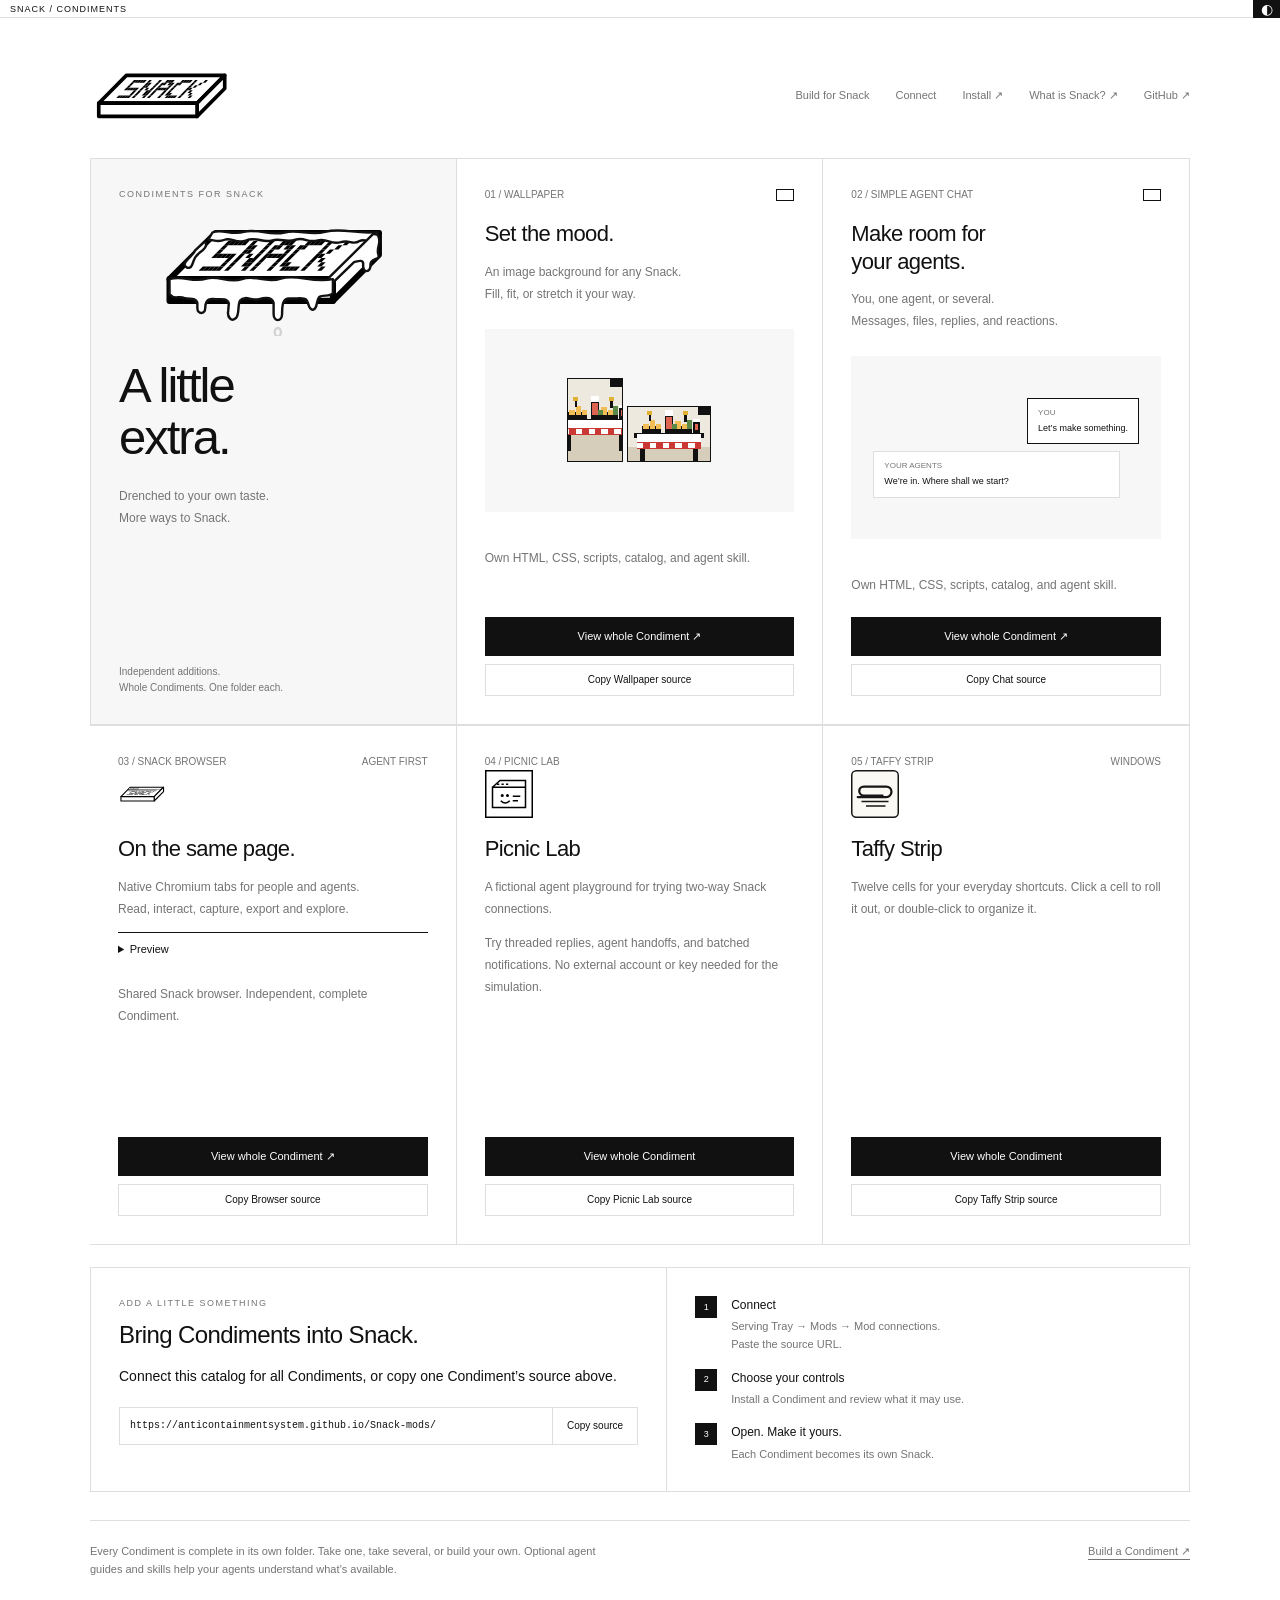
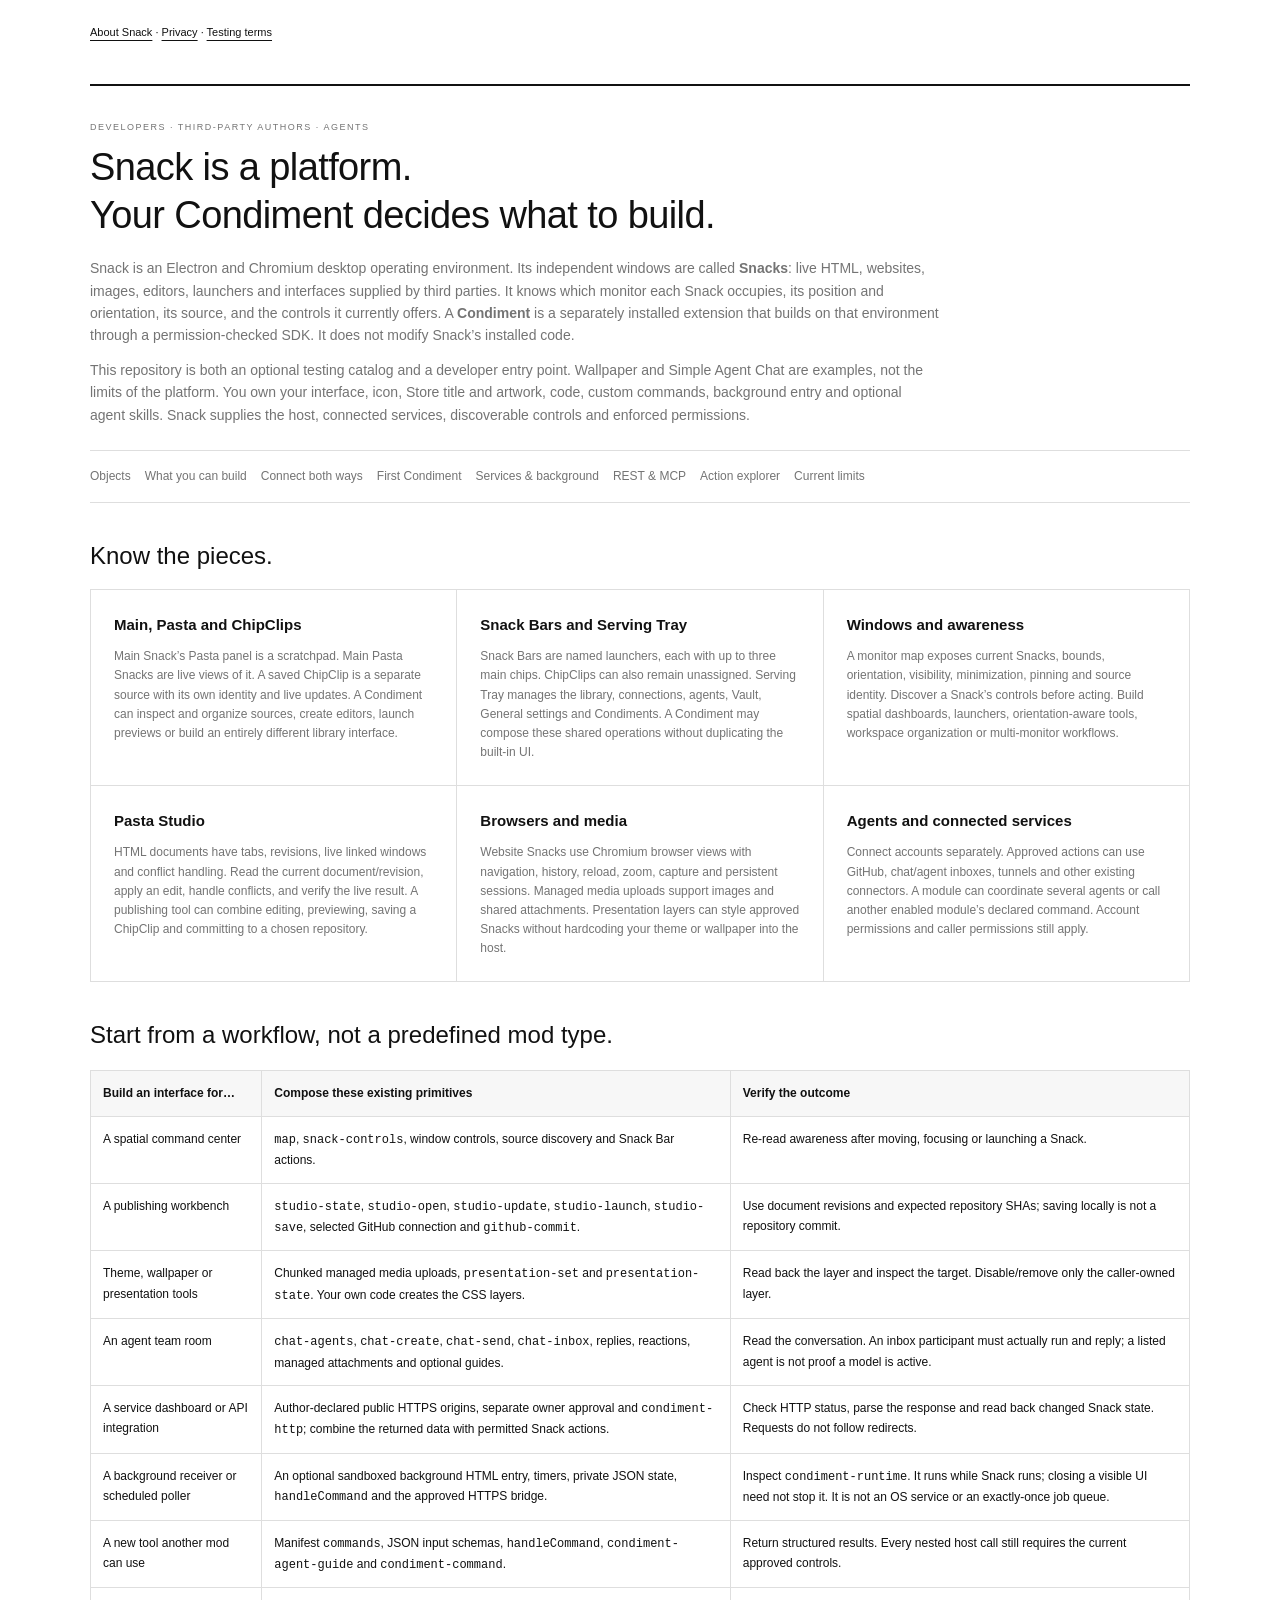
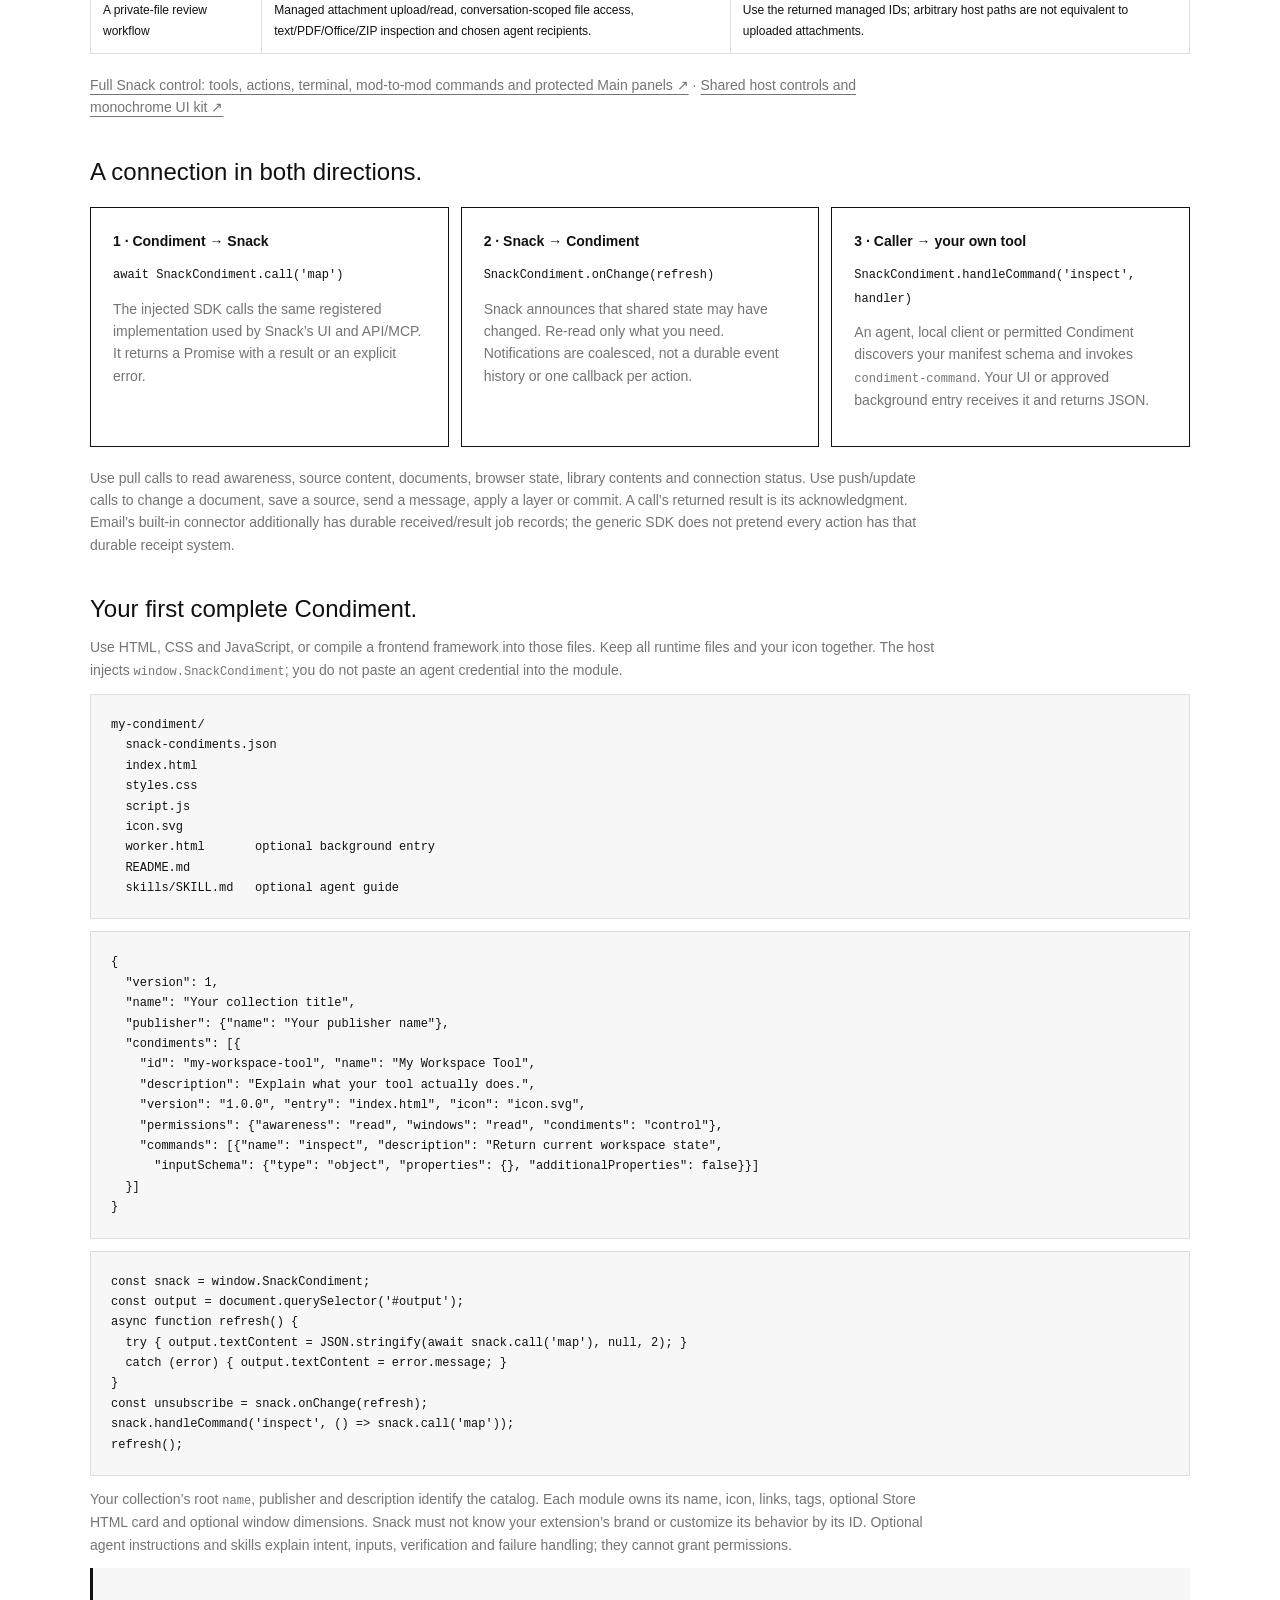
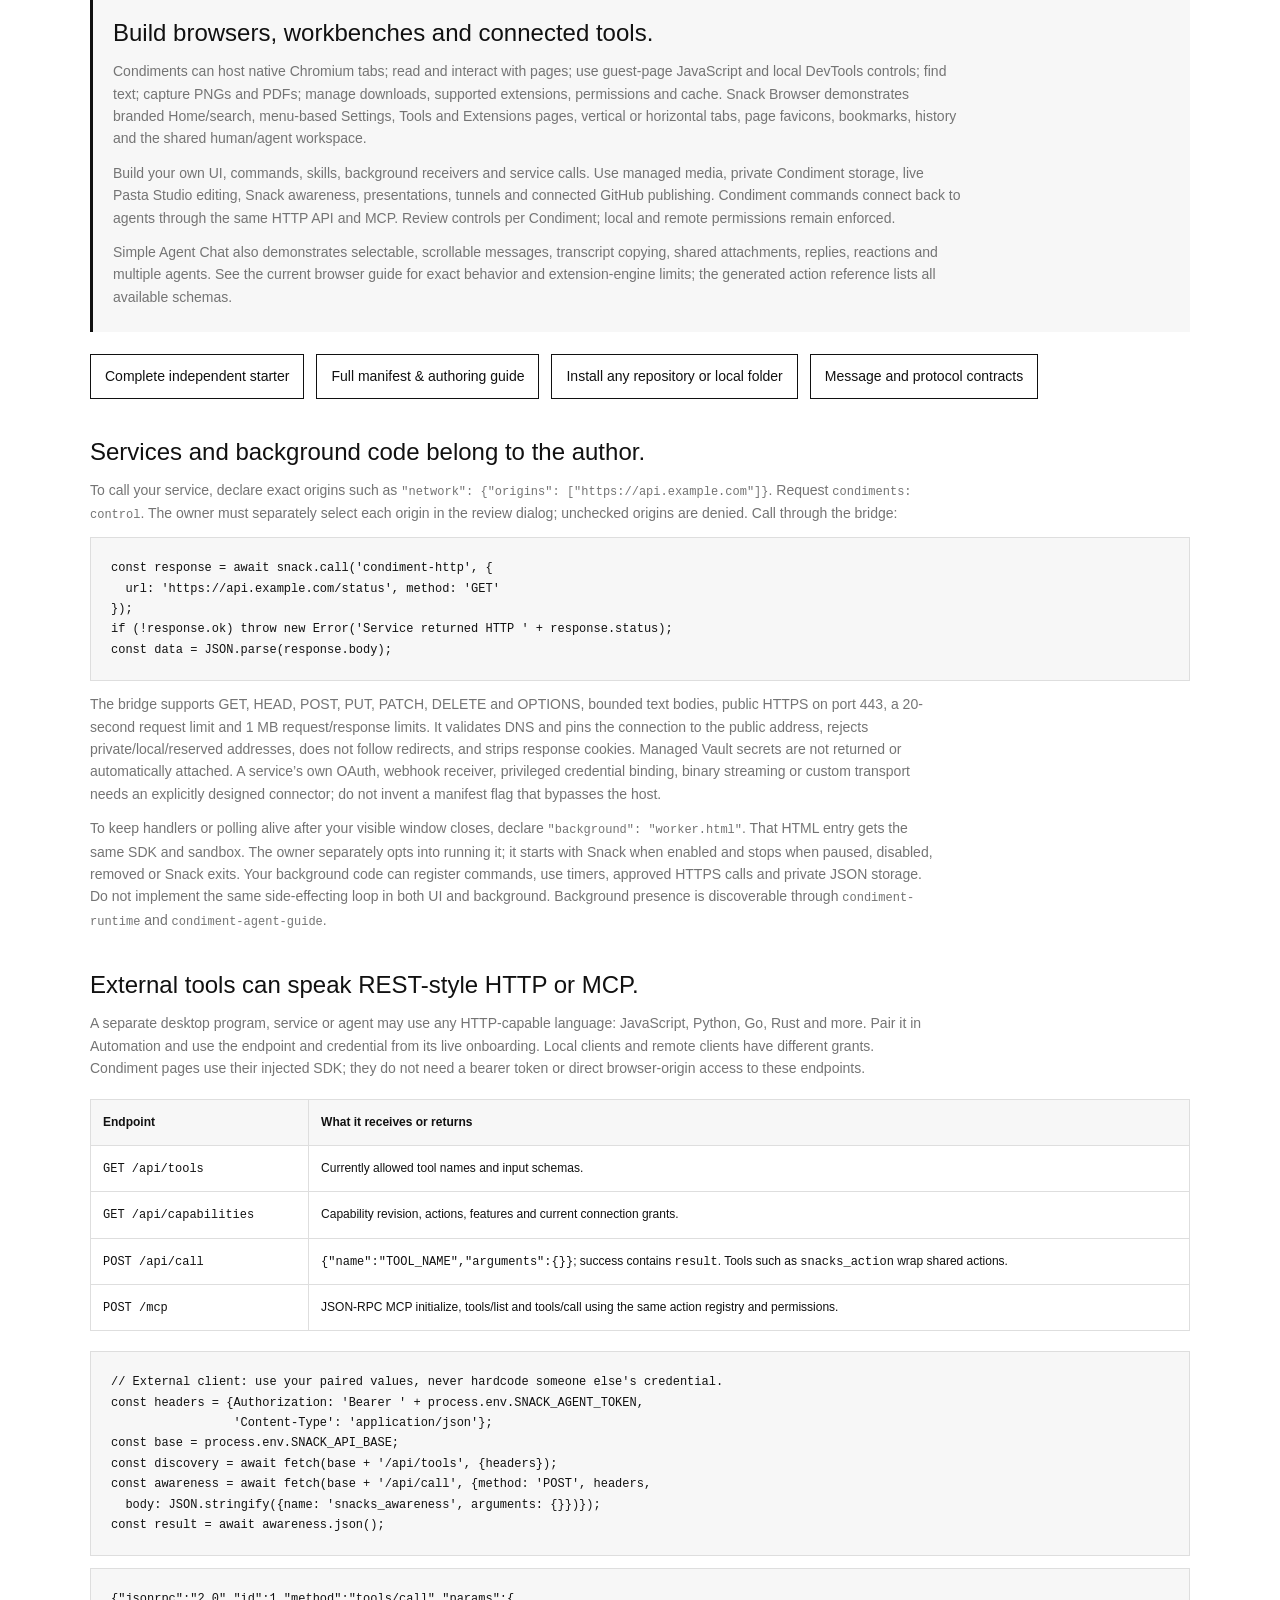
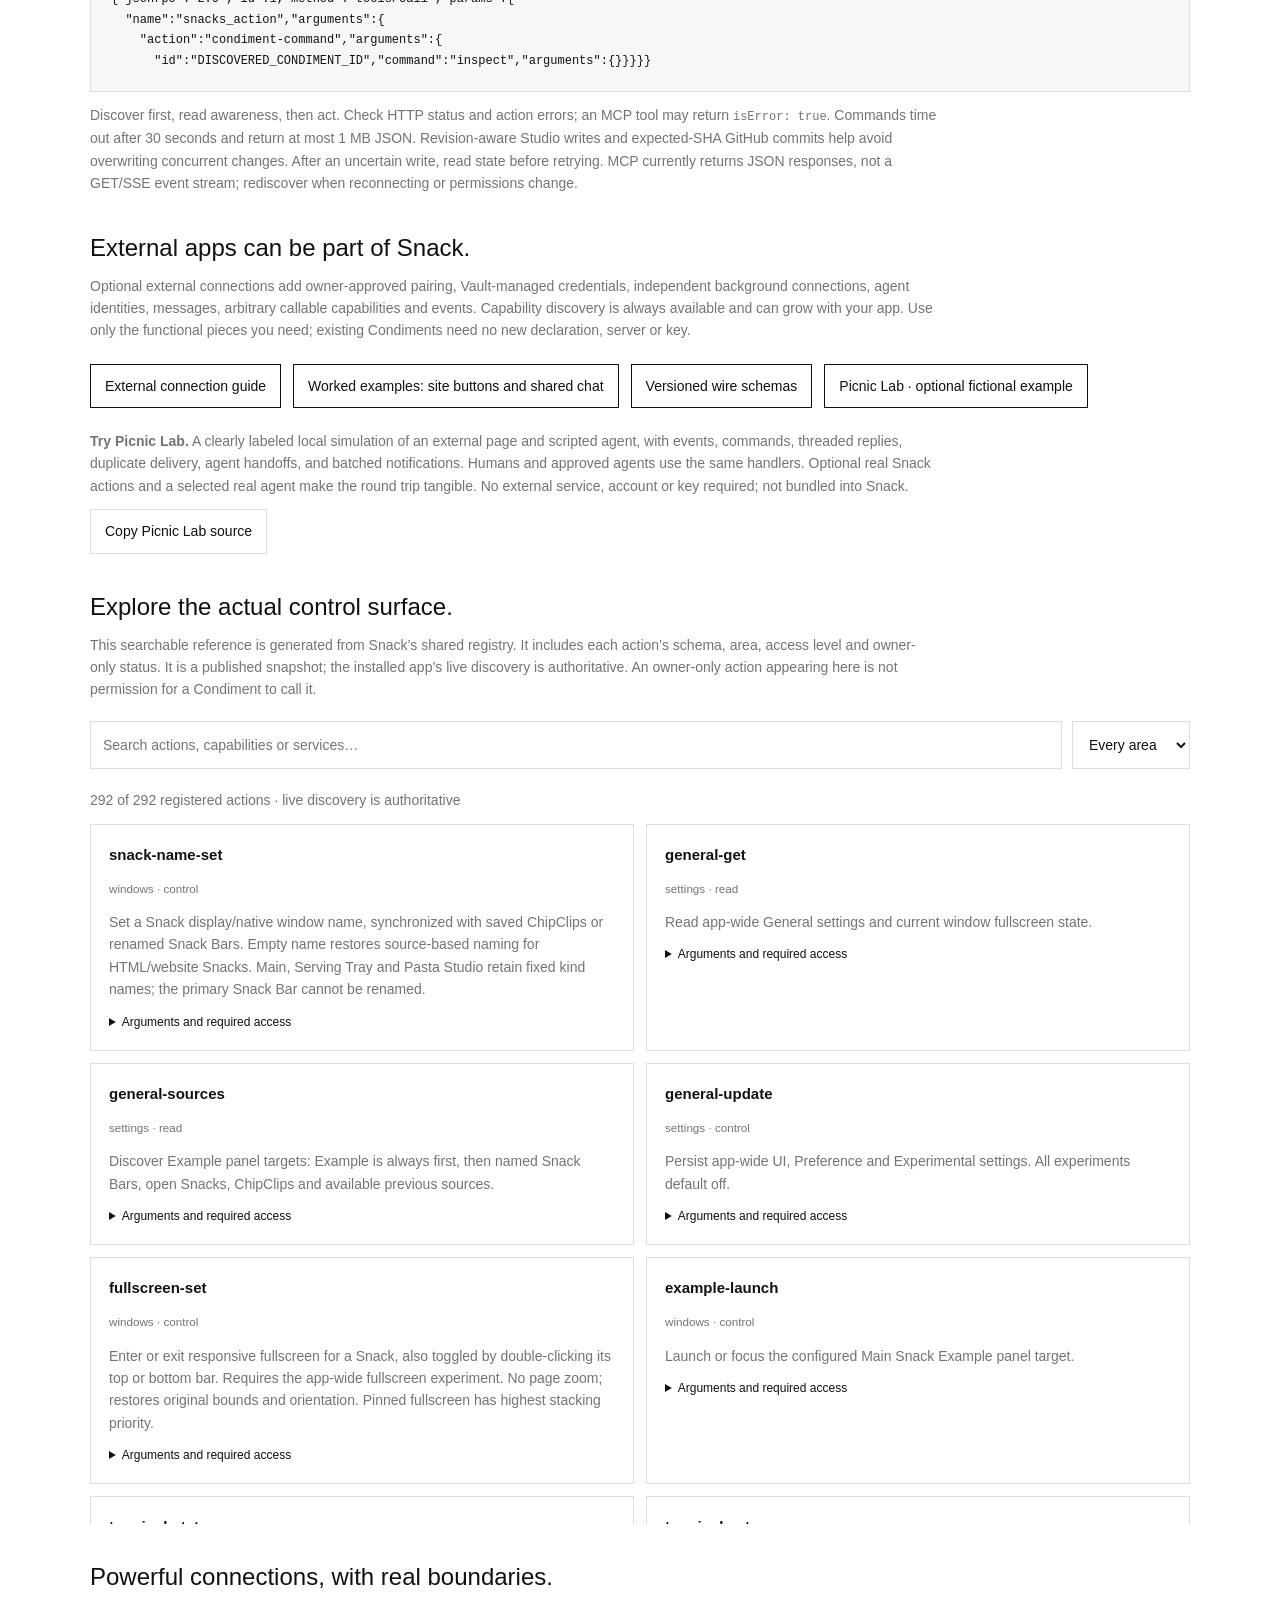
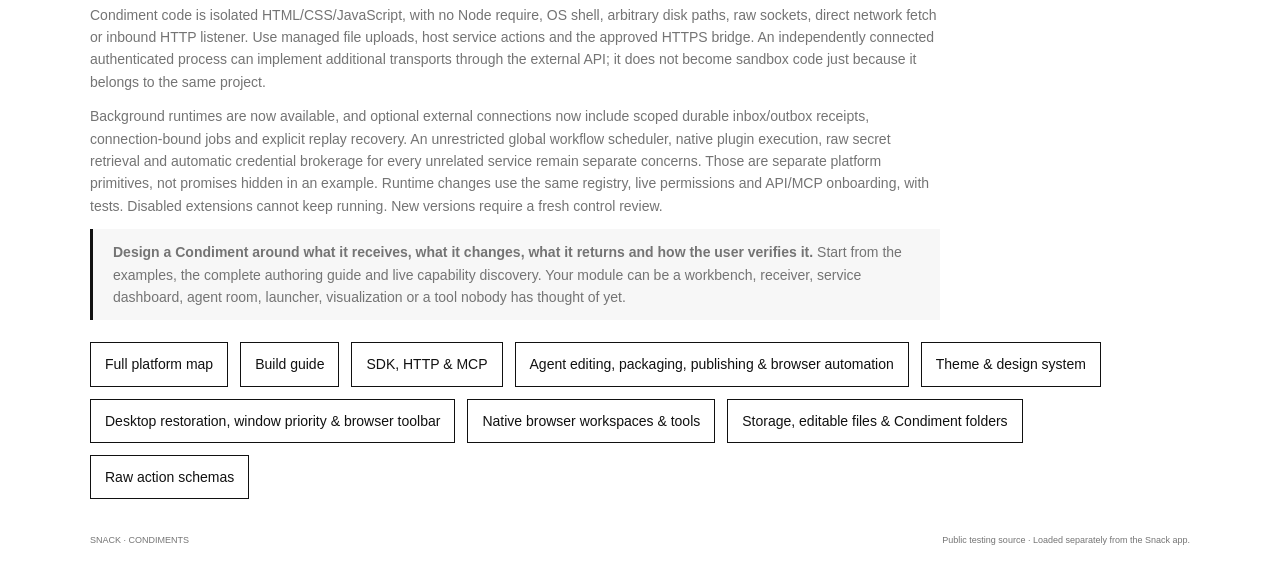
<file: index.html>
<!doctype html>
<html lang="en" data-theme="light"><head><link rel="icon" type="image/svg+xml" href="assets/snack-icon.svg"><meta charset="utf-8"><meta name="viewport" content="width=device-width,initial-scale=1"><meta name="description" content="Condiments for Snack. Independent additions for your workspace, including Wallpaper, Simple Agent Chat and Snack Browser."><meta property="og:type" content="website">
<meta property="og:url" content="https://anticontainmentsystem.github.io/Snack-mods/">
<meta property="og:title" content="Condiments · Snack">
<meta property="og:description" content="Drenched to your own taste. More ways to Snack. Explore the Condiment catalog or build your own.">
<meta property="og:image" content="https://anticontainmentsystem.github.io/Snack-mods/assets/snack-mods-social-v2.png">
<meta property="og:image:type" content="image/png">
<meta property="og:image:width" content="1200">
<meta property="og:image:height" content="630">
<meta property="og:image:alt" content="Condiments for Snack. Drenched to your own taste, beside the monochrome Snack logo dripping with sauce.">
<meta name="twitter:card" content="summary_large_image">
<meta name="twitter:title" content="Condiments · Snack">
<meta name="twitter:description" content="Drenched to your own taste. More ways to Snack. Explore the Condiment catalog or build your own.">
<meta name="twitter:image" content="https://anticontainmentsystem.github.io/Snack-mods/assets/snack-mods-social-v2.png">
<meta name="twitter:image:alt" content="Condiments for Snack beside the monochrome Snack logo dripping with sauce.">
<title>Condiments · Snack</title><style>
*{box-sizing:border-box}html{--bg:#fff;--fg:#111;--soft:#f7f7f7;--line:#dedede;--muted:#747474;background:var(--bg);color:var(--fg);font:14px/1.6 'Segoe UI',Arial,sans-serif;color-scheme:light;scroll-behavior:smooth}html[data-theme=dark]{--bg:#080808;--fg:#f5f5f5;--soft:#121212;--line:#333;--muted:#a0a0a0;color-scheme:dark}body{margin:0}button,a{touch-action:manipulation}button{font:inherit;border:1px solid var(--line);background:var(--bg);color:var(--fg);border-radius:0;cursor:pointer;padding:10px 14px}button:hover,.button:hover{background:var(--fg);color:var(--bg);border-color:var(--fg)}a{color:inherit;text-underline-offset:4px}button:focus-visible,a:focus-visible{outline:2px solid var(--fg);outline-offset:4px}.top-bar{position:fixed;inset:0 0 auto;z-index:20;height:18px;border-bottom:1px solid var(--line);background:var(--bg);display:flex;align-items:center;justify-content:space-between;padding-left:10px}.top-bar span{font-size:9px;line-height:18px;letter-spacing:1px}.top-bar button{border:0;width:27px;height:18px;padding:0;background:var(--fg);color:var(--bg);font:14px/18px Arial}.top-bar button:hover{background:var(--bg);color:var(--fg)}main{max-width:1160px;margin:0 auto;padding:68px 30px 48px}.site-head{display:flex;align-items:center;justify-content:space-between;margin-bottom:35px;gap:20px}.wordmark{width:142px;height:55px;object-fit:contain;display:block}html[data-theme=dark] .wordmark{filter:invert(1)}nav{display:flex;align-items:center;gap:26px;font-size:11px}nav a{text-decoration:none;color:var(--muted)}nav a:hover{color:var(--fg)}.eyebrow{font-size:9px;letter-spacing:1.5px;color:var(--muted);text-transform:uppercase}.board{display:grid;grid-template-columns:repeat(3,minmax(0,1fr));gap:0}.tile{border:1px solid var(--line);padding:28px;min-width:0;display:flex;flex-direction:column;min-height:520px}.tile+.tile{border-left:0}.intro{background:var(--soft)}.intro .slab{width:100%;height:95px;margin:20px 0 24px;object-fit:contain;transform:rotate(-5deg)}html[data-theme=dark] .intro .slab{filter:invert(1)}h1{font-size:clamp(34px,4.2vw,49px);font-weight:500;letter-spacing:-2px;line-height:1.05;margin:0 0 22px}h2{font-size:22px;font-weight:500;line-height:1.25;letter-spacing:-.6px;margin:17px 0 13px}p{margin:0}.intro p,.tile>p{color:var(--muted);font-size:12px;line-height:1.85}.intro-foot{margin-top:auto;padding-top:34px;font-size:10px;color:var(--muted)}.tile-number{display:flex;align-items:center;justify-content:space-between;font-size:10px;color:var(--muted)}.tiny-shape{display:inline-block;width:18px;height:12px;border:1px solid var(--fg)}.preview{height:183px;display:grid;place-content:center;position:relative;overflow:hidden;background:var(--soft);margin:24px 0 23px}.wallpaper-preview{grid-template-columns:56px 84px;gap:4px;align-content:center;align-items:end;transform:none}.mini-snack{border:1px solid var(--fg);position:relative;overflow:hidden;background:var(--bg)}.mini-snack.portrait{width:56px;height:84px}.mini-snack.landscape{width:84px;height:56px}.mini-snack:before{content:'';position:absolute;inset:0;background:linear-gradient(150deg,transparent 45%,var(--line) 45% 63%,transparent 63%),linear-gradient(30deg,var(--bg) 38%,var(--fg) 38% 58%,var(--soft) 58%);opacity:.7}.mini-snack:after{content:'';position:absolute;top:0;right:0;width:12px;height:8px;background:var(--fg)}.chat-preview{padding:22px;display:flex;flex-direction:column;justify-content:center;gap:7px}.bubble{font-size:9px;border:1px solid var(--line);padding:8px 10px;background:var(--bg);max-width:93%;line-height:1.5}.bubble.you{margin-left:auto;border-color:var(--fg)}.bubble strong{font-size:8px;font-weight:500;color:var(--muted);display:block;margin-bottom:3px}.tile-actions{margin-top:auto;display:grid;gap:8px}.button{display:block;text-decoration:none;text-align:center;border:1px solid var(--fg);padding:10px 12px;font-size:11px;background:var(--fg);color:var(--bg)}.button:hover{background:var(--bg);color:var(--fg)}.copy-one{font-size:10px;padding:7px 10px}.whole-note{font-size:9px;color:var(--muted);margin:12px 0 20px}.connect{display:grid;grid-template-columns:1.1fr 1fr;border:1px solid var(--line);margin-top:22px}.connect-copy{padding:28px}.connect h2{margin:9px 0 15px;font-size:24px}.source{display:flex;gap:0;margin-top:20px}.source code{display:flex;align-items:center;min-width:0;flex:1;padding:10px;border:1px solid var(--line);font-size:10px;overflow:auto;white-space:nowrap}.source button{font-size:10px;border-left:0;flex-shrink:0}.steps{border-left:1px solid var(--line);padding:28px;display:grid;gap:15px}.step{display:grid;grid-template-columns:24px 1fr;gap:12px;align-items:start}.step>span{width:22px;height:22px;display:grid;place-content:center;background:var(--fg);color:var(--bg);font-size:9px}.step strong{display:block;font-size:12px;font-weight:500}.step p{font-size:11px;color:var(--muted);margin-top:3px}.afterword{display:flex;align-items:flex-start;justify-content:space-between;gap:25px;margin-top:28px;padding:22px 0;border-top:1px solid var(--line);font-size:11px;color:var(--muted)}.afterword p{max-width:520px}.afterword a{white-space:nowrap}.footer{display:flex;justify-content:space-between;padding-top:12px;gap:20px;font-size:9px;color:var(--muted)}#copy-status{min-height:18px;font-size:10px;color:var(--muted);padding-top:8px}.tile:hover .tiny-shape{background:var(--fg)}
::-webkit-scrollbar{width:11px;height:11px}::-webkit-scrollbar-track{background:var(--bg)}::-webkit-scrollbar-thumb{background:#fff;border:1px solid #000;border-radius:0;min-height:28px}::-webkit-scrollbar-button{display:none;width:0;height:0}::-webkit-scrollbar-corner{background:var(--bg)}*{scrollbar-width:thin;scrollbar-color:#fff var(--bg)}@supports selector(::-webkit-scrollbar){*{scrollbar-width:auto;scrollbar-color:auto}}
@media(max-width:850px){main{padding:48px 20px 30px}.tile{padding:22px;min-height:490px}.preview{height:145px}.intro .slab{height:75px}h1{font-size:37px}.connect-copy,.steps{padding:22px}.source code{font-size:9px}}@media(max-width:650px){.site-head{margin-bottom:23px}.wordmark{width:117px;height:45px}nav{gap:17px;font-size:10px}.board{grid-template-columns:1fr 1fr}.intro{grid-column:1/-1;min-height:0;display:grid;grid-template-columns:1fr 1fr;gap:10px 25px}.intro .eyebrow{grid-column:1/-1}.intro .slab{height:90px;margin:0;grid-row:2/4;grid-column:2}.intro h1{font-size:42px;margin:0}.intro p{grid-column:1;margin-top:12px}.intro-foot{grid-column:1/-1;padding-top:10px}.tile+.tile{border-top:0}.tile:nth-child(2){border-left:1px solid var(--line)}.tile:not(.intro){min-height:460px}.connect{grid-template-columns:1fr}.steps{border-left:0;border-top:1px solid var(--line)}.afterword{display:block}.afterword a{display:inline-block;margin-top:12px}}@media(max-width:420px){main{padding:43px 12px 25px}.board{grid-template-columns:1fr}.tile:not(.intro){min-height:0}.tile+.tile{border-left:1px solid var(--line)}.preview{height:175px}.intro{display:flex}.intro .slab{display:none}.intro h1{font-size:42px;margin:12px 0}.intro-foot{padding-top:14px}.tile-actions{grid-template-columns:1.3fr 1fr;align-items:stretch}.tile>p{margin-bottom:18px}.whole-note{margin:10px 0 15px}.connect-copy,.steps{padding:20px}.afterword{margin-top:20px}.footer{font-size:8px}}@media(prefers-reduced-motion:no-preference){button,.button,.tiny-shape{transition:background .15s,color .15s}.intro .slab{transition:transform .3s}.intro:hover .slab{transform:rotate(0deg) translateY(-3px)}}@media(prefers-reduced-motion:reduce){html{scroll-behavior:auto}}

.developer-guide{margin-top:42px;border-top:2px solid var(--fg);padding-top:34px}.developer-guide>h2{font-size:38px;margin:10px 0 18px}.developer-guide p{max-width:850px;margin:12px 0;color:var(--muted)}.developer-guide h3{font-size:24px;font-weight:500;margin:38px 0 12px;line-height:1.25}.developer-guide h4{font-size:15px;font-weight:600;margin:0 0 10px}.dev-nav{display:flex;gap:14px;flex-wrap:wrap;padding:16px 0;border-block:1px solid var(--line);margin:24px 0}.dev-nav a{font-size:12px}.dev-cards{display:grid;grid-template-columns:repeat(3,minmax(0,1fr));gap:1px;background:var(--line);border:1px solid var(--line);margin:18px 0}.dev-cards article{background:var(--bg);padding:23px}.dev-cards p{font-size:12px;margin:0}.developer-guide table{border-collapse:collapse;width:100%;font-size:12px;line-height:1.7;margin:20px 0}.developer-guide td,.developer-guide th{text-align:left;border:1px solid var(--line);padding:12px;vertical-align:top}.developer-guide th{background:var(--soft);font-weight:600}.developer-guide pre{white-space:pre-wrap;overflow-wrap:anywhere;background:var(--soft);padding:20px;border:1px solid var(--line);font:12px/1.7 Consolas,monospace}.developer-guide code{font:12px/1.7 Consolas,monospace}.dev-flow{display:grid;grid-template-columns:repeat(3,minmax(0,1fr));gap:12px;margin:20px 0}.dev-flow>div{padding:22px;border:1px solid var(--fg)}.dev-flow strong{display:block;margin-bottom:10px}.dev-note{border-left:3px solid var(--fg);padding:12px 20px;background:var(--soft)}.action-filter{display:flex;gap:10px;margin:20px 0}.action-filter input,.action-filter select{background:var(--bg);color:var(--fg);border:1px solid var(--line);padding:12px;font:inherit;min-width:0}.action-filter input{flex:1}#action-list{display:grid;grid-template-columns:repeat(2,minmax(0,1fr));gap:12px;max-height:700px;overflow:auto}#action-list article{padding:18px;border:1px solid var(--line);min-width:0}#action-list h4{overflow-wrap:anywhere}#action-list small{color:var(--muted)}#action-list pre{max-height:280px;overflow:auto;margin-bottom:0}#action-list details{margin-top:10px;font-size:12px}.dev-links{display:flex;flex-wrap:wrap;gap:12px;margin:22px 0}.dev-links a{border:1px solid var(--fg);padding:10px 14px;text-decoration:none}.dev-links a:hover{background:var(--fg);color:var(--bg)}@media(max-width:750px){.dev-cards,.dev-flow{grid-template-columns:1fr}.developer-guide>h2{font-size:30px}#action-list{grid-template-columns:1fr}.action-filter{flex-direction:column}.developer-guide table{display:block;overflow:auto}.developer-guide pre{font-size:11px}}

.mini-snack:before{background:url(assets/party-snack-table.svg) center/cover no-repeat;opacity:1}.intro .slab{height:115px;transform:rotate(0deg);transition:transform .35s ease}.intro:hover .slab{transform:rotate(-5deg) translateY(-3px)}@media(prefers-reduced-motion:reduce){.intro .slab{transition:none}}
.browser-preview{margin:12px 0;border-top:1px solid currentColor;padding-top:8px}.browser-preview summary{cursor:pointer;font-size:11px}.browser-preview iframe{margin-top:8px}.browser-tile{min-height:0}</style></head><body><div class="top-bar"><span>SNACK / CONDIMENTS</span><button id="theme" title="Switch to dark mode" aria-label="Switch to dark mode" aria-pressed="false">◐</button></div><main><header class="site-head"><a href="./" aria-label="Snack Condiments home"><img class="wordmark" src="assets/snack.svg" alt="SNACK"></a><nav aria-label="Main navigation"><a href="#developers">Build for Snack</a><a href="#connect">Connect</a><a href="https://github.com/anticontainmentsystem/Snack-mods/blob/main/INSTALL.md">Install ↗</a><a href="https://github.com/anticontainmentsystem/Snack-mods/blob/main/PLATFORM.md">What is Snack? ↗</a><a href="https://github.com/anticontainmentsystem/Snack-mods">GitHub ↗</a></nav></header><section class="board" aria-label="Condiment Store"><article class="tile intro"><div class="eyebrow">CONDIMENTS FOR SNACK</div><img class="slab" src="assets/snack-condiments.svg" alt=""><h1>A little<br>extra.</h1><p>Drenched to your own taste.<br>More ways to Snack.</p><div class="intro-foot">Independent additions.<br>Whole Condiments. One folder each.</div></article><article class="tile"><div class="tile-number"><span>01 / WALLPAPER</span><span class="tiny-shape" aria-hidden="true"></span></div><h2>Set the mood.</h2><p>An image background for any Snack.<br>Fill, fit, or stretch it your way.</p><div class="preview wallpaper-preview" aria-label="Portrait and landscape wallpaper illustration"><div class="mini-snack portrait"></div><div class="mini-snack landscape"></div></div><p class="whole-note">Own HTML, CSS, scripts, catalog, and agent skill.</p><div class="tile-actions"><a class="button" href="https://github.com/anticontainmentsystem/Snack-mods/tree/main/wallpaper">View whole Condiment ↗</a><button class="copy-one" data-copy="https://github.com/anticontainmentsystem/Snack-mods/tree/main/wallpaper">Copy Wallpaper source</button></div></article><article class="tile"><div class="tile-number"><span>02 / SIMPLE AGENT CHAT</span><span class="tiny-shape" aria-hidden="true"></span></div><h2>Make room for<br>your agents.</h2><p>You, one agent, or several.<br>Messages, files, replies, and reactions.</p><div class="preview chat-preview" aria-label="Example conversation illustration"><div class="bubble you"><strong>YOU</strong>Let’s make something.</div><div class="bubble"><strong>YOUR AGENTS</strong>We’re in. Where shall we start?</div></div><p class="whole-note">Own HTML, CSS, scripts, catalog, and agent skill.</p><div class="tile-actions"><a class="button" href="https://github.com/anticontainmentsystem/Snack-mods/tree/main/simple-agent-chat">View whole Condiment ↗</a><button class="copy-one" data-copy="https://github.com/anticontainmentsystem/Snack-mods/tree/main/simple-agent-chat">Copy Chat source</button></div></article><article class="tile browser-tile"><div class="tile-number"><span>03 / SNACK BROWSER</span><span>AGENT FIRST</span></div><img src="snack-browser/icon.svg" alt="Snack Browser" width="48" height="48"><h2>On the same page.</h2><p>Native Chromium tabs for people and agents.<br>Read, interact, capture, export and explore.</p><details class="browser-preview"><summary>Preview</summary><iframe class="preview" src="snack-browser/store-card.html" title="Snack Browser preview" style="width:100%;height:230px;border:0;pointer-events:none" loading="lazy"></iframe></details><p class="whole-note">Shared Snack browser. Independent, complete Condiment.</p><div class="tile-actions"><a class="button" href="https://github.com/anticontainmentsystem/Snack-mods/tree/main/snack-browser">View whole Condiment ↗</a><button class="copy-one" data-copy="https://github.com/anticontainmentsystem/Snack-mods/tree/main/snack-browser">Copy Browser source</button></div></article><article class="tile" id="picnic-lab"><div class="tile-number"><span>04 / PICNIC LAB</span></div><img src="picnic-lab/icon.svg" alt="" width="48" height="48"><h2>Picnic Lab</h2><p>A fictional agent playground for trying two-way Snack connections.</p><p class="whole-note">Try threaded replies, agent handoffs, and batched notifications. No external account or key needed for the simulation.</p><div class="tile-actions"><a class="button" href="https://github.com/anticontainmentsystem/Snack-mods/tree/main/picnic-lab">View whole Condiment</a><button class="copy-one" data-copy="https://github.com/anticontainmentsystem/Snack-mods/tree/main/picnic-lab">Copy Picnic Lab source</button></div></article><article class="tile" id="taffy-strip"><div class="tile-number"><span>05 / TAFFY STRIP</span><span>WINDOWS</span></div><img src="taffy-strip/icon.svg" alt="" width="48" height="48"><h2>Taffy Strip</h2><p>Twelve cells for your everyday shortcuts. Click a cell to roll it out, or double-click to organize it.</p><div class="tile-actions"><a class="button" href="https://github.com/anticontainmentsystem/Snack-mods/tree/main/taffy-strip">View whole Condiment</a><button class="copy-one" data-copy="https://github.com/anticontainmentsystem/Snack-mods/tree/main/taffy-strip">Copy Taffy Strip source</button></div></article></section><section class="connect" id="connect"><div class="connect-copy"><div class="eyebrow">ADD A LITTLE SOMETHING</div><h2>Bring Condiments into Snack.</h2><p class="muted">Connect this catalog for all Condiments, or copy one Condiment’s source above.</p><div class="source"><code>https://anticontainmentsystem.github.io/Snack-mods/</code><button data-copy="https://anticontainmentsystem.github.io/Snack-mods/">Copy source</button></div><div id="copy-status" role="status" aria-live="polite"></div></div><div class="steps"><div class="step"><span>1</span><div><strong>Connect</strong><p>Serving Tray → Mods → Mod connections.<br>Paste the source URL.</p></div></div><div class="step"><span>2</span><div><strong>Choose your controls</strong><p>Install a Condiment and review what it may use.</p></div></div><div class="step"><span>3</span><div><strong>Open. Make it yours.</strong><p>Each Condiment becomes its own Snack.</p></div></div></div></section><section class="afterword"><p>Every Condiment is complete in its own folder. Take one, take several, or build your own. Optional agent guides and skills help your agents understand what’s available.</p><a href="https://github.com/anticontainmentsystem/Snack-mods/blob/main/BUILDING.md">Build a Condiment ↗</a></section><p style="margin-top:24px;font-size:11px"><a href="snack.html">About Snack</a> · <a href="privacy.html">Privacy</a> · <a href="terms.html">Testing terms</a></p>
<section id="developers" class="developer-guide" aria-label="Build for the Snack platform">
<div class="eyebrow">DEVELOPERS · THIRD-PARTY AUTHORS · AGENTS</div><h2>Snack is a platform.<br>Your Condiment decides what to build.</h2>
<p>Snack is an Electron and Chromium desktop operating environment. Its independent windows are called <strong>Snacks</strong>: live HTML, websites, images, editors, launchers and interfaces supplied by third parties. It knows which monitor each Snack occupies, its position and orientation, its source, and the controls it currently offers. A <strong>Condiment</strong> is a separately installed extension that builds on that environment through a permission-checked SDK. It does not modify Snack’s installed code.</p>
<p>This repository is both an optional testing catalog and a developer entry point. Wallpaper and Simple Agent Chat are examples, not the limits of the platform. You own your interface, icon, Store title and artwork, code, custom commands, background entry and optional agent skills. Snack supplies the host, connected services, discoverable controls and enforced permissions.</p>
<nav class="dev-nav" aria-label="Developer guide"><a href="#dev-objects">Objects</a><a href="#dev-possibilities">What you can build</a><a href="#dev-connect">Connect both ways</a><a href="#dev-first">First Condiment</a><a href="#dev-services">Services &amp; background</a><a href="#dev-api">REST &amp; MCP</a><a href="#dev-actions">Action explorer</a><a href="#dev-limits">Current limits</a></nav>
<h3 id="dev-objects">Know the pieces.</h3>
<div class="dev-cards"><article><h4>Main, Pasta and ChipClips</h4><p>Main Snack’s Pasta panel is a scratchpad. Main Pasta Snacks are live views of it. A saved ChipClip is a separate source with its own identity and live updates. A Condiment can inspect and organize sources, create editors, launch previews or build an entirely different library interface.</p></article><article><h4>Snack Bars and Serving Tray</h4><p>Snack Bars are named launchers, each with up to three main chips. ChipClips can also remain unassigned. Serving Tray manages the library, connections, agents, Vault, General settings and Condiments. A Condiment may compose these shared operations without duplicating the built-in UI.</p></article><article><h4>Windows and awareness</h4><p>A monitor map exposes current Snacks, bounds, orientation, visibility, minimization, pinning and source identity. Discover a Snack’s controls before acting. Build spatial dashboards, launchers, orientation-aware tools, workspace organization or multi-monitor workflows.</p></article><article><h4>Pasta Studio</h4><p>HTML documents have tabs, revisions, live linked windows and conflict handling. Read the current document/revision, apply an edit, handle conflicts, and verify the live result. A publishing tool can combine editing, previewing, saving a ChipClip and committing to a chosen repository.</p></article><article><h4>Browsers and media</h4><p>Website Snacks use Chromium browser views with navigation, history, reload, zoom, capture and persistent sessions. Managed media uploads support images and shared attachments. Presentation layers can style approved Snacks without hardcoding your theme or wallpaper into the host.</p></article><article><h4>Agents and connected services</h4><p>Connect accounts separately. Approved actions can use GitHub, chat/agent inboxes, tunnels and other existing connectors. A module can coordinate several agents or call another enabled module’s declared command. Account permissions and caller permissions still apply.</p></article></div>
<h3 id="dev-possibilities">Start from a workflow, not a predefined mod type.</h3>
<table><thead><tr><th>Build an interface for…</th><th>Compose these existing primitives</th><th>Verify the outcome</th></tr></thead><tbody>
<tr><td>A spatial command center</td><td><code>map</code>, <code>snack-controls</code>, window controls, source discovery and Snack Bar actions.</td><td>Re-read awareness after moving, focusing or launching a Snack.</td></tr>
<tr><td>A publishing workbench</td><td><code>studio-state</code>, <code>studio-open</code>, <code>studio-update</code>, <code>studio-launch</code>, <code>studio-save</code>, selected GitHub connection and <code>github-commit</code>.</td><td>Use document revisions and expected repository SHAs; saving locally is not a repository commit.</td></tr>
<tr><td>Theme, wallpaper or presentation tools</td><td>Chunked managed media uploads, <code>presentation-set</code> and <code>presentation-state</code>. Your own code creates the CSS layers.</td><td>Read back the layer and inspect the target. Disable/remove only the caller-owned layer.</td></tr>
<tr><td>An agent team room</td><td><code>chat-agents</code>, <code>chat-create</code>, <code>chat-send</code>, <code>chat-inbox</code>, replies, reactions, managed attachments and optional guides.</td><td>Read the conversation. An inbox participant must actually run and reply; a listed agent is not proof a model is active.</td></tr>
<tr><td>A service dashboard or API integration</td><td>Author-declared public HTTPS origins, separate owner approval and <code>condiment-http</code>; combine the returned data with permitted Snack actions.</td><td>Check HTTP status, parse the response and read back changed Snack state. Requests do not follow redirects.</td></tr>
<tr><td>A background receiver or scheduled poller</td><td>An optional sandboxed background HTML entry, timers, private JSON state, <code>handleCommand</code> and the approved HTTPS bridge.</td><td>Inspect <code>condiment-runtime</code>. It runs while Snack runs; closing a visible UI need not stop it. It is not an OS service or an exactly-once job queue.</td></tr>
<tr><td>A new tool another mod can use</td><td>Manifest <code>commands</code>, JSON input schemas, <code>handleCommand</code>, <code>condiment-agent-guide</code> and <code>condiment-command</code>.</td><td>Return structured results. Every nested host call still requires the current approved controls.</td></tr>
<tr><td>A private-file review workflow</td><td>Managed attachment upload/read, conversation-scoped file access, text/PDF/Office/ZIP inspection and chosen agent recipients.</td><td>Use the returned managed IDs; arbitrary host paths are not equivalent to uploaded attachments.</td></tr>
</tbody></table>
<p><a href="FULL-CONTROL.md">Full Snack control: tools, actions, terminal, mod-to-mod commands and protected Main panels ↗</a> · <a href="ui-kit/README.md">Shared host controls and monochrome UI kit ↗</a></p>
<h3 id="dev-connect">A connection in both directions.</h3>
<div class="dev-flow"><div><strong>1 · Condiment → Snack</strong><code>await SnackCondiment.call('map')</code><p>The injected SDK calls the same registered implementation used by Snack’s UI and API/MCP. It returns a Promise with a result or an explicit error.</p></div><div><strong>2 · Snack → Condiment</strong><code>SnackCondiment.onChange(refresh)</code><p>Snack announces that shared state may have changed. Re-read only what you need. Notifications are coalesced, not a durable event history or one callback per action.</p></div><div><strong>3 · Caller → your own tool</strong><code>SnackCondiment.handleCommand('inspect', handler)</code><p>An agent, local client or permitted Condiment discovers your manifest schema and invokes <code>condiment-command</code>. Your UI or approved background entry receives it and returns JSON.</p></div></div>
<p>Use pull calls to read awareness, source content, documents, browser state, library contents and connection status. Use push/update calls to change a document, save a source, send a message, apply a layer or commit. A call’s returned result is its acknowledgment. Email’s built-in connector additionally has durable received/result job records; the generic SDK does not pretend every action has that durable receipt system.</p>
<h3 id="dev-first">Your first complete Condiment.</h3>
<p>Use HTML, CSS and JavaScript, or compile a frontend framework into those files. Keep all runtime files and your icon together. The host injects <code>window.SnackCondiment</code>; you do not paste an agent credential into the module.</p>
<pre><code>my-condiment/
  snack-condiments.json
  index.html
  styles.css
  script.js
  icon.svg
  worker.html       optional background entry
  README.md
  skills/SKILL.md   optional agent guide</code></pre>
<pre><code>{
  "version": 1,
  "name": "Your collection title",
  "publisher": {"name": "Your publisher name"},
  "condiments": [{
    "id": "my-workspace-tool", "name": "My Workspace Tool",
    "description": "Explain what your tool actually does.",
    "version": "1.0.0", "entry": "index.html", "icon": "icon.svg",
    "permissions": {"awareness": "read", "windows": "read", "condiments": "control"},
    "commands": [{"name": "inspect", "description": "Return current workspace state",
      "inputSchema": {"type": "object", "properties": {}, "additionalProperties": false}}]
  }]
}</code></pre>
<pre><code>const snack = window.SnackCondiment;
const output = document.querySelector('#output');
async function refresh() {
  try { output.textContent = JSON.stringify(await snack.call('map'), null, 2); }
  catch (error) { output.textContent = error.message; }
}
const unsubscribe = snack.onChange(refresh);
snack.handleCommand('inspect', () =&gt; snack.call('map'));
refresh();</code></pre>
<p>Your collection’s root <code>name</code>, publisher and description identify the catalog. Each module owns its name, icon, links, tags, optional Store HTML card and optional window dimensions. Snack must not know your extension’s brand or customize its behavior by its ID. Optional agent instructions and skills explain intent, inputs, verification and failure handling; they cannot grant permissions.</p>
<article class="dev-note"><h3>Build browsers, workbenches and connected tools.</h3><p>Condiments can host native Chromium tabs; read and interact with pages; use guest-page JavaScript and local DevTools controls; find text; capture PNGs and PDFs; manage downloads, supported extensions, permissions and cache. Snack Browser demonstrates branded Home/search, menu-based Settings, Tools and Extensions pages, vertical or horizontal tabs, page favicons, bookmarks, history and the shared human/agent workspace.</p><p>Build your own UI, commands, skills, background receivers and service calls. Use managed media, private Condiment storage, live Pasta Studio editing, Snack awareness, presentations, tunnels and connected GitHub publishing. Condiment commands connect back to agents through the same HTTP API and MCP. Review controls per Condiment; local and remote permissions remain enforced.</p><p>Simple Agent Chat also demonstrates selectable, scrollable messages, transcript copying, shared attachments, replies, reactions and multiple agents. See the current browser guide for exact behavior and extension-engine limits; the generated action reference lists all available schemas.</p></article><div class="dev-links"><a href="https://github.com/anticontainmentsystem/Snack-mods/tree/main/starter">Complete independent starter</a><a href="https://github.com/anticontainmentsystem/Snack-mods/blob/main/BUILDING.md">Full manifest &amp; authoring guide</a><a href="https://github.com/anticontainmentsystem/Snack-mods/blob/main/INSTALL.md">Install any repository or local folder</a><a href="https://github.com/anticontainmentsystem/Snack-mods/blob/main/PROTOCOLS.md">Message and protocol contracts</a></div>
<h3 id="dev-services">Services and background code belong to the author.</h3>
<p>To call your service, declare exact origins such as <code>"network": {"origins": ["https://api.example.com"]}</code>. Request <code>condiments: control</code>. The owner must separately select each origin in the review dialog; unchecked origins are denied. Call through the bridge:</p>
<pre><code>const response = await snack.call('condiment-http', {
  url: 'https://api.example.com/status', method: 'GET'
});
if (!response.ok) throw new Error('Service returned HTTP ' + response.status);
const data = JSON.parse(response.body);</code></pre>
<p>The bridge supports GET, HEAD, POST, PUT, PATCH, DELETE and OPTIONS, bounded text bodies, public HTTPS on port 443, a 20-second request limit and 1 MB request/response limits. It validates DNS and pins the connection to the public address, rejects private/local/reserved addresses, does not follow redirects, and strips response cookies. Managed Vault secrets are not returned or automatically attached. A service’s own OAuth, webhook receiver, privileged credential binding, binary streaming or custom transport needs an explicitly designed connector; do not invent a manifest flag that bypasses the host.</p>
<p>To keep handlers or polling alive after your visible window closes, declare <code>"background": "worker.html"</code>. That HTML entry gets the same SDK and sandbox. The owner separately opts into running it; it starts with Snack when enabled and stops when paused, disabled, removed or Snack exits. Your background code can register commands, use timers, approved HTTPS calls and private JSON storage. Do not implement the same side-effecting loop in both UI and background. Background presence is discoverable through <code>condiment-runtime</code> and <code>condiment-agent-guide</code>.</p>
<h3 id="dev-api">External tools can speak REST-style HTTP or MCP.</h3>
<p>A separate desktop program, service or agent may use any HTTP-capable language: JavaScript, Python, Go, Rust and more. Pair it in Automation and use the endpoint and credential from its live onboarding. Local clients and remote clients have different grants. Condiment pages use their injected SDK; they do not need a bearer token or direct browser-origin access to these endpoints.</p>
<table><thead><tr><th>Endpoint</th><th>What it receives or returns</th></tr></thead><tbody><tr><td><code>GET /api/tools</code></td><td>Currently allowed tool names and input schemas.</td></tr><tr><td><code>GET /api/capabilities</code></td><td>Capability revision, actions, features and current connection grants.</td></tr><tr><td><code>POST /api/call</code></td><td><code>{"name":"TOOL_NAME","arguments":{}}</code>; success contains <code>result</code>. Tools such as <code>snacks_action</code> wrap shared actions.</td></tr><tr><td><code>POST /mcp</code></td><td>JSON-RPC MCP initialize, tools/list and tools/call using the same action registry and permissions.</td></tr></tbody></table>
<pre><code>// External client: use your paired values, never hardcode someone else's credential.
const headers = {Authorization: 'Bearer ' + process.env.SNACK_AGENT_TOKEN,
                 'Content-Type': 'application/json'};
const base = process.env.SNACK_API_BASE;
const discovery = await fetch(base + '/api/tools', {headers});
const awareness = await fetch(base + '/api/call', {method: 'POST', headers,
  body: JSON.stringify({name: 'snacks_awareness', arguments: {}})});
const result = await awareness.json();</code></pre>
<pre><code>{"jsonrpc":"2.0","id":1,"method":"tools/call","params":{
  "name":"snacks_action","arguments":{
    "action":"condiment-command","arguments":{
      "id":"DISCOVERED_CONDIMENT_ID","command":"inspect","arguments":{}}}}}</code></pre>
<p>Discover first, read awareness, then act. Check HTTP status and action errors; an MCP tool may return <code>isError: true</code>. Commands time out after 30 seconds and return at most 1 MB JSON. Revision-aware Studio writes and expected-SHA GitHub commits help avoid overwriting concurrent changes. After an uncertain write, read state before retrying. MCP currently returns JSON responses, not a GET/SSE event stream; rediscover when reconnecting or permissions change.</p>
<h3 id="dev-external">External apps can be part of Snack.</h3><p>Optional external connections add owner-approved pairing, Vault-managed credentials, independent background connections, agent identities, messages, arbitrary callable capabilities and events. Capability discovery is always available and can grow with your app. Use only the functional pieces you need; existing Condiments need no new declaration, server or key.</p><div class="dev-links"><a href="https://github.com/anticontainmentsystem/Snack-mods/blob/main/EXTERNAL-CONNECTIONS.md">External connection guide</a><a href="https://github.com/anticontainmentsystem/Snack-mods/blob/main/EXTERNAL-CONNECTIONS.md#worked-examples">Worked examples: site buttons and shared chat</a><a href="protocol/external-v1/README.md">Versioned wire schemas</a><a href="https://github.com/anticontainmentsystem/Snack-mods/tree/main/picnic-lab">Picnic Lab · optional fictional example</a></div><p><strong>Try Picnic Lab.</strong> A clearly labeled local simulation of an external page and scripted agent, with events, commands, threaded replies, duplicate delivery, agent handoffs, and batched notifications. Humans and approved agents use the same handlers. Optional real Snack actions and a selected real agent make the round trip tangible. No external service, account or key required; not bundled into Snack.</p><button data-copy="https://github.com/anticontainmentsystem/Snack-mods/tree/main/picnic-lab">Copy Picnic Lab source</button><h3 id="dev-actions">Explore the actual control surface.</h3>
<p>This searchable reference is generated from Snack’s shared registry. It includes each action’s schema, area, access level and owner-only status. It is a published snapshot; the installed app’s live discovery is authoritative. An owner-only action appearing here is not permission for a Condiment to call it.</p>
<div class="action-filter"><input id="action-search" type="search" aria-label="Search Snack actions" placeholder="Search actions, capabilities or services…"><select id="action-area" aria-label="Filter actions by area"><option value="">Every area</option></select></div><p id="action-count" role="status">Loading generated reference…</p><div id="action-list"></div>
<h3 id="dev-limits">Powerful connections, with real boundaries.</h3>
<p>Condiment code is isolated HTML/CSS/JavaScript, with no Node require, OS shell, arbitrary disk paths, raw sockets, direct network fetch or inbound HTTP listener. Use managed file uploads, host service actions and the approved HTTPS bridge. An independently connected authenticated process can implement additional transports through the external API; it does not become sandbox code just because it belongs to the same project.</p>
<p>Background runtimes are now available, and optional external connections now include scoped durable inbox/outbox receipts, connection-bound jobs and explicit replay recovery. An unrestricted global workflow scheduler, native plugin execution, raw secret retrieval and automatic credential brokerage for every unrelated service remain separate concerns. Those are separate platform primitives, not promises hidden in an example. Runtime changes use the same registry, live permissions and API/MCP onboarding, with tests. Disabled extensions cannot keep running. New versions require a fresh control review.</p>
<p class="dev-note"><strong>Design a Condiment around what it receives, what it changes, what it returns and how the user verifies it.</strong> Start from the examples, the complete authoring guide and live capability discovery. Your module can be a workbench, receiver, service dashboard, agent room, launcher, visualization or a tool nobody has thought of yet.</p>
<div class="dev-links"><a href="https://github.com/anticontainmentsystem/Snack-mods/blob/main/PLATFORM.md">Full platform map</a><a href="https://github.com/anticontainmentsystem/Snack-mods/blob/main/BUILDING.md">Build guide</a><a href="https://github.com/anticontainmentsystem/Snack-mods/blob/main/PROTOCOLS.md">SDK, HTTP &amp; MCP</a><a href="https://github.com/anticontainmentsystem/Snack-mods/blob/main/AGENT-WORKFLOWS.md">Agent editing, packaging, publishing &amp; browser automation</a><a href="DESIGN-SYSTEM.md">Theme &amp; design system</a><a href="DESKTOP-SESSIONS.md">Desktop restoration, window priority &amp; browser toolbar</a><a href="BROWSER-WORKSPACES.md">Native browser workspaces &amp; tools</a><a href="STORAGE.md">Storage, editable files &amp; Condiment folders</a><a href="API-REFERENCE.json">Raw action schemas</a></div>
</section>
<footer class="footer"><span>SNACK · CONDIMENTS</span><span>Public testing source · Loaded separately from the Snack app.</span></footer></main><script>
(()=>{const root=document.documentElement,button=document.querySelector('#theme');function theme(dark){root.dataset.theme=dark?'dark':'light';button.setAttribute('aria-pressed',String(dark));button.title=dark?'Switch to light mode':'Switch to dark mode';button.setAttribute('aria-label',button.title);try{localStorage.setItem('snack-condiments-theme',root.dataset.theme);}catch{}}let saved='light';try{saved=localStorage.getItem('snack-condiments-theme')||'light';}catch{}theme(saved==='dark');button.addEventListener('click',()=>theme(root.dataset.theme!=='dark'));for(const copy of document.querySelectorAll('[data-copy]'))copy.addEventListener('click',async()=>{const original=copy.textContent;try{await navigator.clipboard.writeText(copy.dataset.copy);copy.textContent='Copied ✓';document.querySelector('#copy-status').textContent='Source copied. Paste it into Snack → Serving Tray → Mods.';setTimeout(()=>copy.textContent=original,1800);}catch{document.querySelector('#copy-status').textContent=copy.dataset.copy;}});})();
</script><script src="developer-guide.js"></script></body></html>
</file>
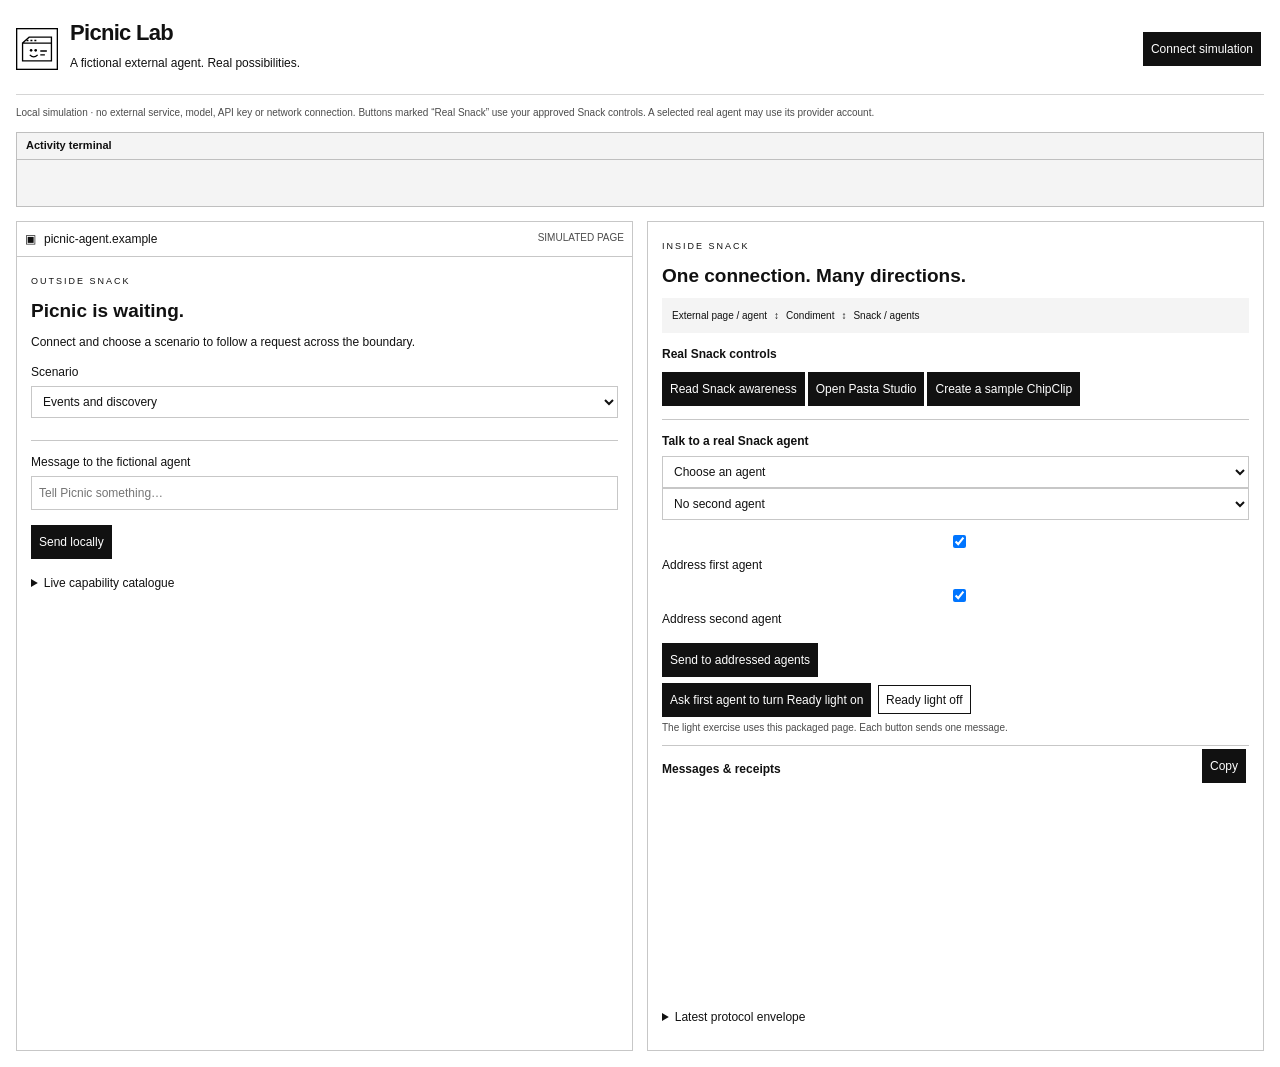
<file: picnic-lab/index.html>
<!doctype html><html lang="en"><head><meta charset="utf-8"><meta name="viewport" content="width=device-width,initial-scale=1"><title>Picnic Lab</title><link rel="stylesheet" href="styles.css"></head><body><header><img src="icon.svg" alt=""><div><h1>Picnic Lab</h1><p>A fictional external agent. Real possibilities.</p></div><button id="connection">Connect simulation</button></header><p class="notice">Local simulation · no external service, model, API key or network connection. Buttons marked “Real Snack” use your approved Snack controls. A selected real agent may use its provider account.</p><section class="activity" aria-labelledby="activity-title"><h2 id="activity-title">Activity terminal</h2><div id="activity-log" role="log" aria-live="polite"></div></section><main><section class="page"><div class="address"><span>▣</span> picnic-agent.example <small>SIMULATED PAGE</small></div><div class="page-body"><span class="eyebrow">OUTSIDE SNACK</span><h2 id="agent-state">Picnic is waiting.</h2><p id="agent-description">Connect and choose a scenario to follow a request across the boundary.</p><label>Scenario<select id="scenario"><option value="events">Events and discovery</option><option value="commands">Callable app capabilities</option><option value="messages">Agent conversations</option><option value="all">Everything together</option></select></label><div id="scenario-actions"></div><div class="composer"><label>Message to the fictional agent<input id="message" placeholder="Tell Picnic something…"></label><button id="send">Send locally</button></div><details><summary>Live capability catalogue</summary><pre id="catalogue"></pre></details></div></section><section class="inside"><span class="eyebrow">INSIDE SNACK</span><h2>One connection. Many directions.</h2><div class="route"><span>External page / agent</span><b>↕</b><span>Condiment</span><b>↕</b><span>Snack / agents</span></div><div class="real-tools"><h3>Real Snack controls</h3><button id="observe">Read Snack awareness</button><button id="studio">Open Pasta Studio</button><button id="chipclip">Create a sample ChipClip</button></div><div class="agent-tools"><h3>Talk to a real Snack agent</h3><select id="real-agent" aria-label="Connected Snack agent"><option value="">Choose an agent</option></select><select id="second-agent" aria-label="Second connected Snack agent"><option value="">No second agent</option></select><div><label><input id="send-first" type="checkbox" checked> Address first agent</label><label><input id="send-second" type="checkbox" checked> Address second agent</label></div><button id="real-send">Send to addressed agents</button><div><button id="ask-light">Ask first agent to turn Ready light on</button> <output id="ready-light" aria-live="polite">Ready light off</output></div><small>The light exercise uses this packaged page. Each button sends one message.</small></div><div class="transcript-head"><h3>Messages & receipts</h3><button id="copy">Copy</button></div><div id="transcript" role="log" aria-live="polite"></div><details><summary>Latest protocol envelope</summary><pre id="envelope"></pre></details><p id="status" role="status"></p></section></main><script src="script.js"></script></body></html>
</file>
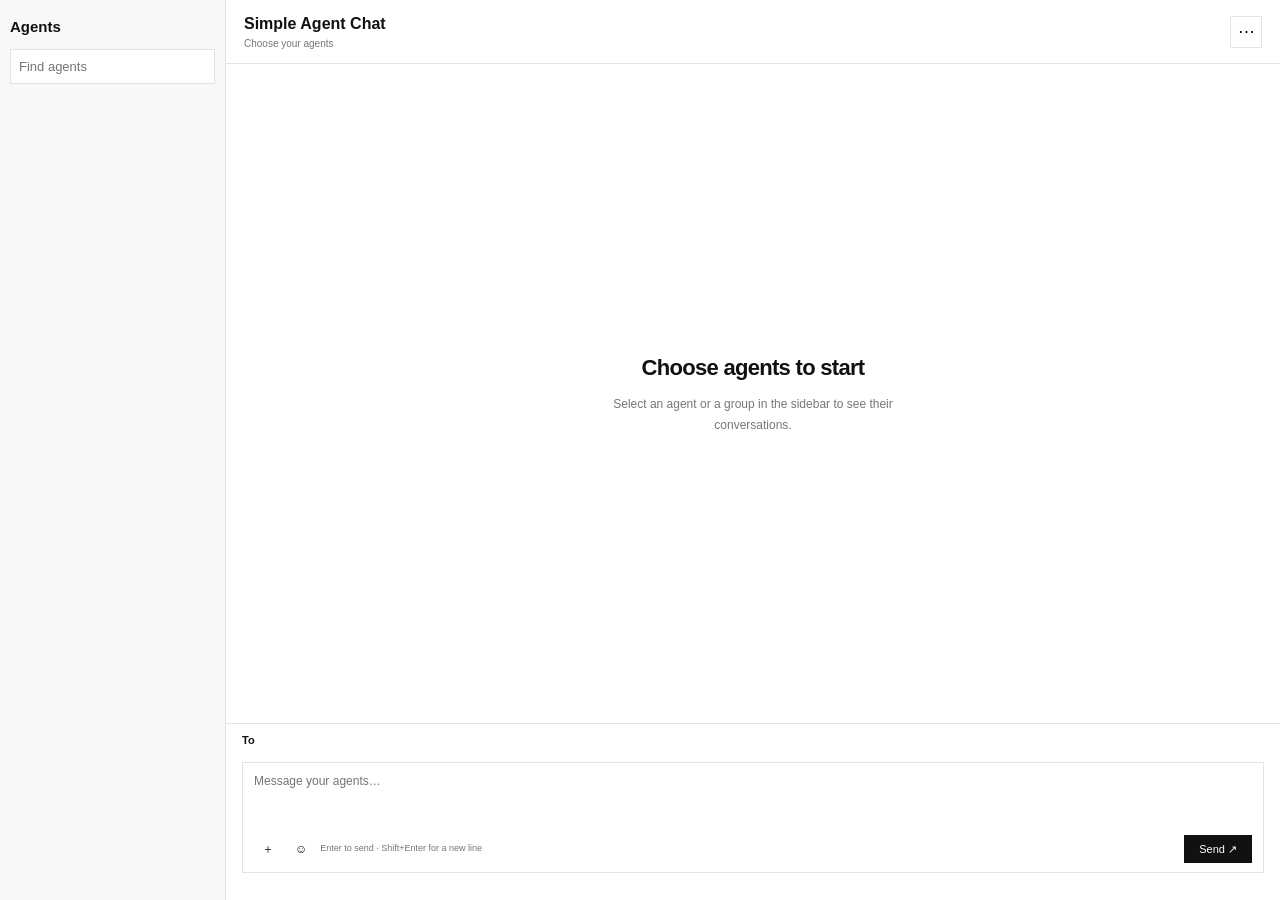
<file: simple-agent-chat/index.html>
<!doctype html><html lang="en"><head><link rel="icon" type="image/svg+xml" href="snack-icon.svg"><meta charset="utf-8"><meta name="viewport" content="width=device-width,initial-scale=1"><title>Simple Agent Chat</title><link rel="stylesheet" href="styles.css"></head><body><main class="chat-app"><aside class="sidebar"><div class="sidebar-head"><h2 id="sidebar-title">Agents</h2><button id="sidebar-back" hidden>Back to agents</button><button id="new-room" hidden title="New conversation" aria-label="New conversation">＋</button></div><input id="agent-search" type="search" aria-label="Find agents" placeholder="Find agents"><div id="rooms" class="rooms"></div><div id="sidebar-actions" class="sidebar-actions"></div><button id="hidden-rooms" hidden>Show hidden chats</button></aside><section class="conversation"><header class="conversation-head"><div class="conversation-title"><strong id="room-title">Simple Agent Chat</strong><small id="participants">Choose your agents</small></div><details class="conversation-options"><summary aria-label="Chat options" title="Chat options">⋯</summary><div class="conversation-menu"><button id="copy-transcript">Copy chat</button><button id="choose-agents">Chat participants</button><button id="hide-room" disabled>Hide chat</button><button id="share-guides" title="Share Condiment guides and skills">Guides</button><button id="stop" title="Stop agent replies">Stop</button></div></details></header><div id="messages" class="messages"><div class="empty-chat"><h1>Choose agents to start</h1><p>Select an agent or a group in the sidebar to see their conversations.</p></div></div><footer class="composer"><div class="recipient-line"><span class="recipient-label">To</span><div id="send-to" role="group" aria-label="Next message recipients"></div><small id="recipient-summary" aria-live="polite"></small></div><div id="reply-banner" class="reply-banner" hidden><span></span><button id="cancel-reply" aria-label="Cancel reply">×</button></div><div class="compose-box"><textarea id="compose" placeholder="Message your agents…" aria-label="Message" rows="2"></textarea><div id="pending-files" class="pending-files"></div><div class="composer-controls"><button id="attach" title="Attach images, video, audio, documents or archives" aria-label="Attach files">＋</button><button id="emoji" title="Choose emoji" aria-label="Choose emoji">☺</button><small>Enter to send · Shift+Enter for a new line</small><div id="composer-models" class="composer-models" aria-label="Chat models"></div><button id="send" class="send">Send ↗</button></div></div><div id="status" class="compose-status" role="status"></div><input id="file" type="file" multiple hidden></footer></section></main><dialog id="agents-dialog"><div class="dialog-head"><h2>Your agentic Snackers</h2><button data-close aria-label="Close">×</button></div><p class="muted">Choose who belongs to this conversation. Use To in the composer to address the next message.</p><div id="agent-list"></div><button id="add-model" class="add-model">Create agent</button><form id="model-form" hidden><label>Name<input id="agent-name" required placeholder="Your agent’s name"></label><label>Connection<select id="agent-provider"></select></label><label>Model<select id="model"></select></label><button class="primary" type="submit">Add agent</button></form><p id="agent-feedback" role="status"></p><div class="dialog-foot"><button id="apply-agents" class="primary">Use selected agents</button></div></dialog><dialog id="agent-settings" aria-labelledby="agent-settings-title"><div class="dialog-head"><h2 id="agent-settings-title"></h2><button type="button" data-close aria-label="Close settings">×</button></div><div id="agent-connection-fields"></div><label>Instructions<textarea id="agent-instructions" rows="8" maxlength="2000" placeholder="Describe this agent’s role, tone, and working style"></textarea></label><p id="agent-settings-feedback" role="status"></p><div class="dialog-foot"><button id="save-agent-instructions" class="primary" type="button">Save instructions</button></div></dialog><dialog id="emoji-dialog"><div class="dialog-head"><h2>Pick an emoji</h2><button data-close aria-label="Close">×</button></div><div id="emoji-tabs" class="emoji-tabs"></div><div id="emoji-grid" class="emoji-grid"></div></dialog><dialog id="file-dialog"><div class="dialog-head"><h2 id="file-name">Attachment</h2><button data-close aria-label="Close">×</button></div><div id="file-preview"></div></dialog><script src="script.js"></script></body></html>
</file>
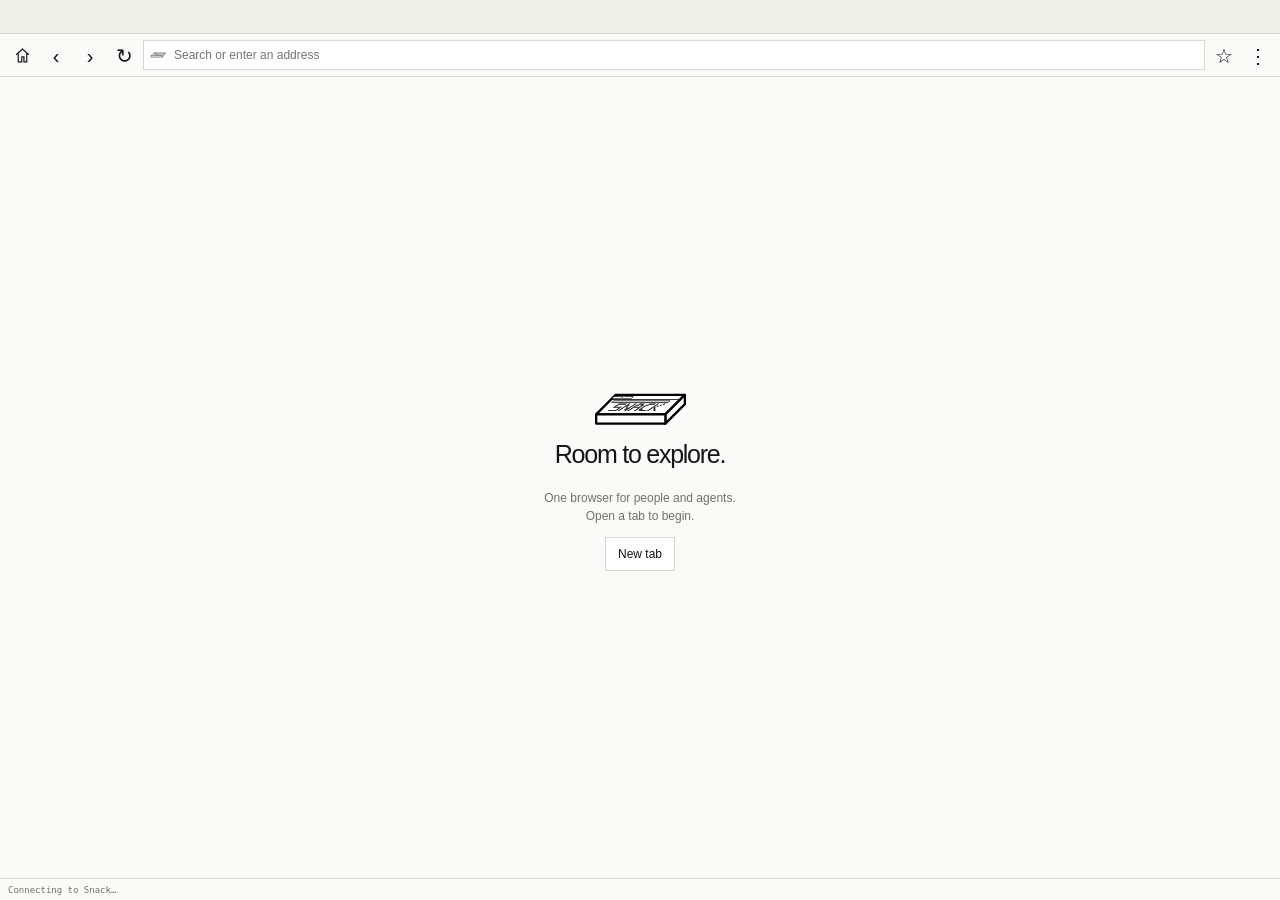
<file: snack-browser/index.html>
<!doctype html><html lang="en"><head><meta charset="utf-8"><meta name="viewport" content="width=device-width,initial-scale=1"><title>Snack Browser</title><link rel="icon" href="icon.svg"><link rel="stylesheet" href="styles.css"></head><body>
<main><img id="brand-resource" src="icon.svg" alt="" hidden><nav id="tabs" role="tablist" aria-label="Browser tabs"></nav><div id="nav-stack"><form id="navigation"><button type="button" id="home" title="Home" aria-label="Home"><svg viewBox="0 0 24 24" width="17" height="17" fill="none" stroke="currentColor" stroke-width="1.6" aria-hidden="true"><path d="m3 11 9-8 9 8M6 9v12h5v-7h3v7h4V9"/></svg></button><button type="button" id="back" title="Back" aria-label="Back">‹</button><button type="button" id="forward" title="Forward" aria-label="Forward">›</button><button type="button" id="reload" title="Reload or stop" aria-label="Reload or stop">↻</button><img id="address-favicon" src="icon.svg" alt="Page icon"><input id="address" aria-label="Website address or search" placeholder="Search or enter an address" autocomplete="off" spellcheck="false"><button type="button" id="bookmark" title="Bookmark this page" aria-label="Bookmark this page">☆</button><button type="button" id="menu" title="Page menu" aria-label="Page menu">⋮</button></form>
<div id="tools" hidden><button id="reopen" title="Reopen closed tab · Ctrl+Shift+T">Reopen</button><button id="duplicate">Duplicate</button><button id="pin">Pin tab</button><select id="zoom" aria-label="Page zoom"></select><button id="detach">Open as Snack ↗</button><button id="find">Find</button><button id="pdf">PDF</button><button id="screenshot">Capture</button></div>
<div id="find-row" hidden><input id="query" aria-label="Find text"><button id="find-previous" title="Previous match">‹</button><button id="find-next">Next</button><span id="find-count" aria-live="polite"></span><button id="find-close" aria-label="Close find">×</button></div>
</div><div id="browser-menu" hidden aria-label="Browser menu"><div class="menu-brand"><img src="icon.svg" alt="">Snack Browser</div><button data-panel="settings">Settings <span>Preferences &amp; privacy</span></button><button data-panel="tools">Tools <span>Page &amp; tab actions</span></button><button data-panel="extensions">Extensions <span>Install &amp; manage</span></button><hr><button data-panel="bookmarks">Bookmarks</button><button data-panel="history">History</button><button data-panel="downloads">Downloads</button><button data-panel="agent">Agent desk</button><hr><button id="native-menu">Website menu…</button></div><div id="quick-tools" hidden aria-label="Browser tools toolbar"></div><div id="extensions-bar" aria-label="Installed browser extensions"></div><section id="workspace"><section id="inspector" hidden aria-label="Browser page"><div class="page-shell"><header class="page-header"><div><div class="eyebrow">SNACK BROWSER</div><h1 id="panel-title"></h1><p id="page-description"></p></div><button id="panel-close" aria-label="Return to website" title="Return to website">×</button></header><div id="tab-tools" hidden></div><div id="panel-content"></div></div></section><div id="viewport"><section id="home-page" hidden><img src="icon.svg" alt="Snack Browser"><h1>Where shall we Snack?</h1><form id="home-search"><input id="home-query" type="search" required placeholder="Search the web or enter an address" aria-label="Search the web"><select id="home-engine" aria-label="Default search engine"><option value="google">Google</option><option value="duckduckgo">DuckDuckGo</option><option value="bing">Bing</option></select><button>Search</button></form><p>Your chosen search engine is also used in the address bar.</p></section><section id="empty"><img src="icon.svg" alt=""><h1>Room to explore.</h1><p>One browser for people and agents.<br>Open a tab to begin.</p><button id="first-tab">New tab</button></section></div></section><input id="bookmark-file" type="file" accept="application/json,text/html,.json,.html,.htm" hidden><footer><span id="status" role="status">Connecting to Snack…</span><span id="page-id"></span></footer></main><script src="model.js"></script><script src="script.js"></script></body></html>
</file>
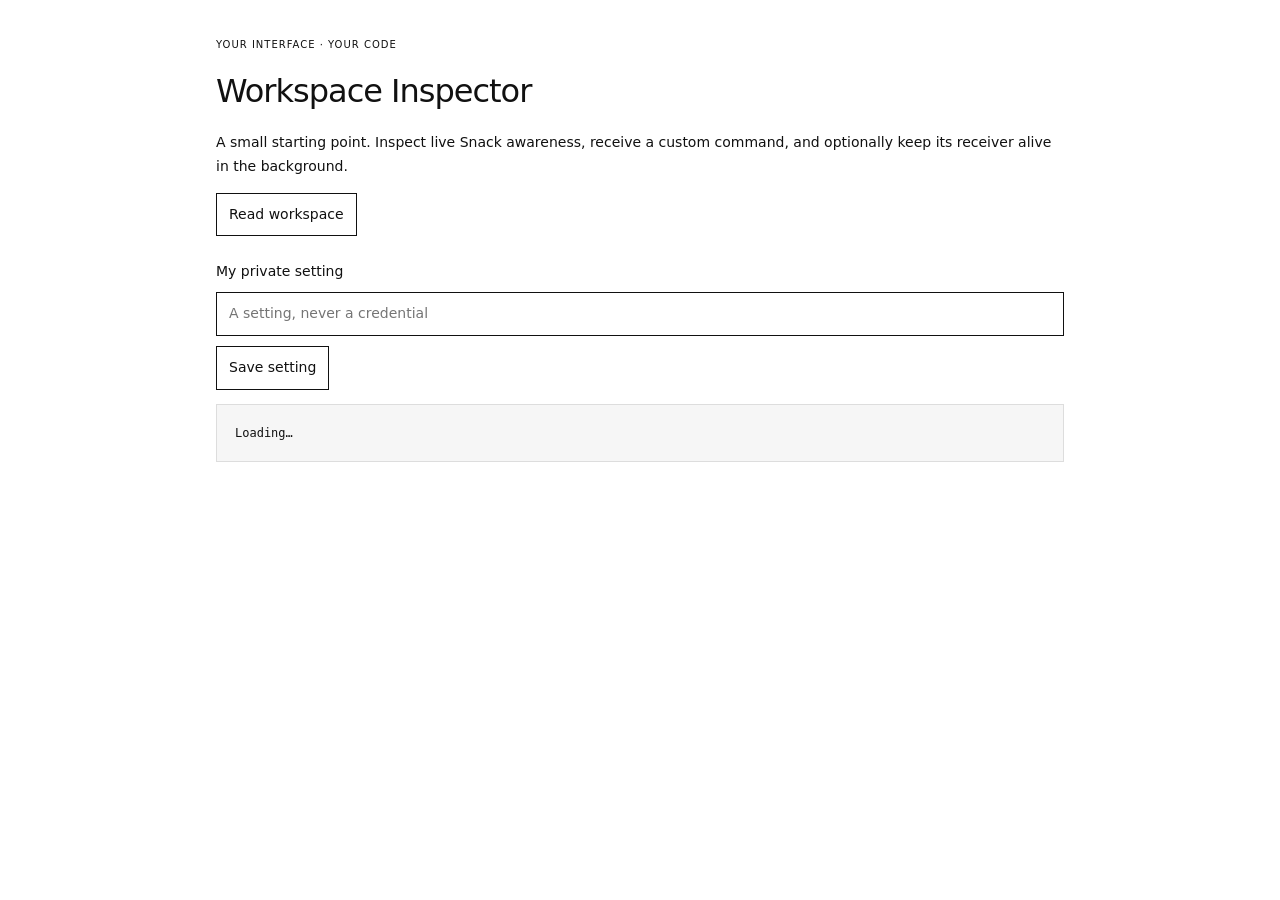
<file: starter/index.html>
<!doctype html><html><head><meta charset="utf-8"><meta name="viewport" content="width=device-width,initial-scale=1"><link rel="stylesheet" href="styles.css"><title>Workspace Inspector Starter</title></head><body><main><p class="eyebrow">YOUR INTERFACE · YOUR CODE</p><h1>Workspace Inspector</h1><p>A small starting point. Inspect live Snack awareness, receive a custom command, and optionally keep its receiver alive in the background.</p><button id="refresh">Read workspace</button><label>My private setting<input id="note" maxlength="200" placeholder="A setting, never a credential"></label><button id="save">Save setting</button><p id="status" role="status"></p><pre id="output">Loading…</pre></main><script src="script.js"></script></body></html>
</file>
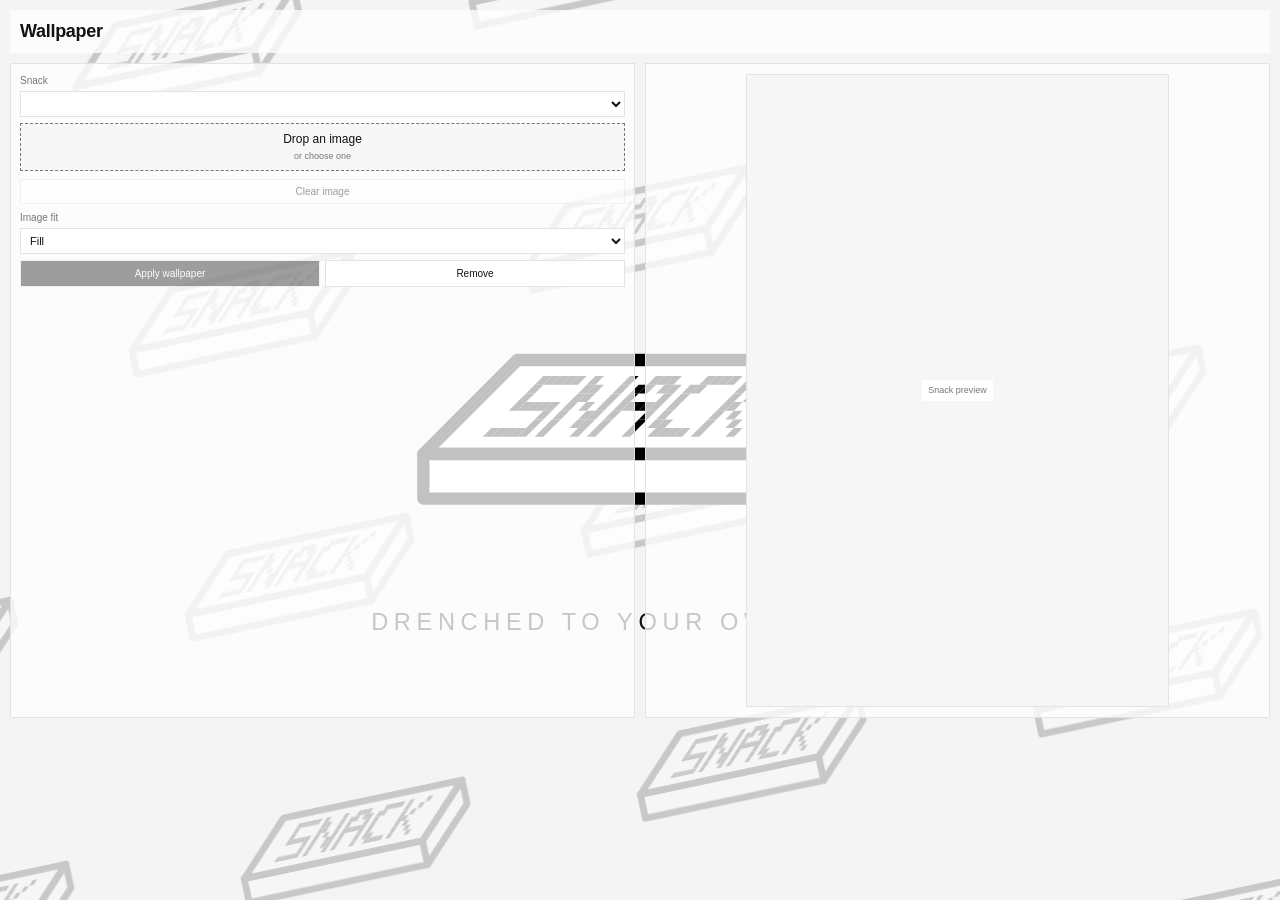
<file: wallpaper/index.html>
<!doctype html><html lang="en"><head><link rel="icon" type="image/svg+xml" href="snack-icon.svg"><meta charset="utf-8"><meta name="viewport" content="width=device-width,initial-scale=1"><title>Wallpaper</title><link rel="stylesheet" href="styles.css"></head><body><main class="page"><header class="page-head"><div><div class="eyebrow">CONDIMENT / WALLPAPER</div><h1>Wallpaper</h1><p>A background for any Snack.</p></div><span class="status" id="status" role="status"></span></header><section class="wallpaper-board"><div class="controls"><label>Snack<select id="target"></select></label><button class="image-drop field" id="choose"><strong>Drop an image</strong><span>or choose one</span><img id="picked-image" alt="Selected wallpaper" hidden></button><input id="file" type="file" accept="image/png,image/jpeg,image/webp,image/gif,image/avif" hidden><p id="image-name" class="image-name">PNG, JPEG, WebP, GIF or AVIF · up to 10 MB</p><button id="clear" disabled>Clear image</button><label class="field">Image fit<select id="fit"><option value="cover">Fill</option><option value="contain">Fit inside</option><option value="stretch">Stretch</option><option value="tile">Tile</option></select></label><div class="actions"><button id="apply" class="primary" disabled>Apply wallpaper</button><button id="remove">Remove</button></div></div><div class="image-preview"><div id="preview" class="preview-snack"><span>Snack preview</span></div></div></section></main><script src="script.js"></script></body></html>
</file>
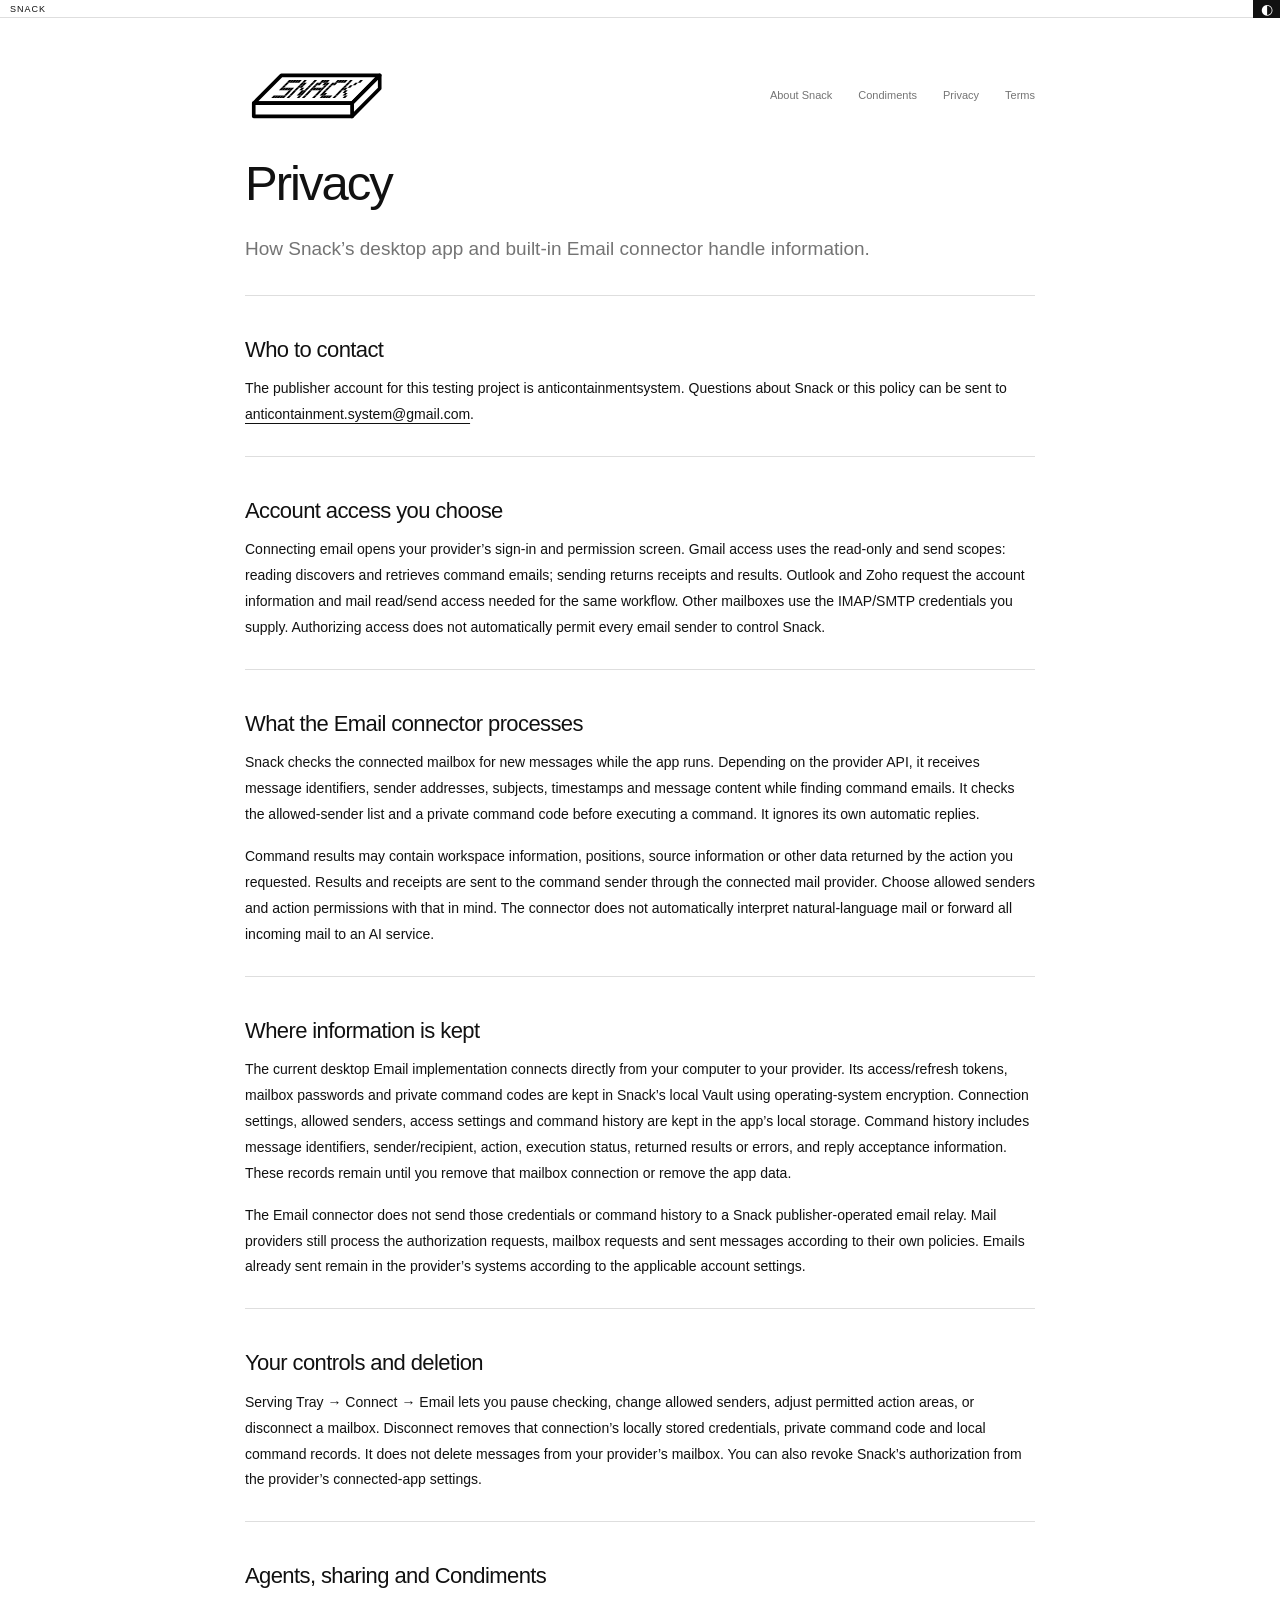
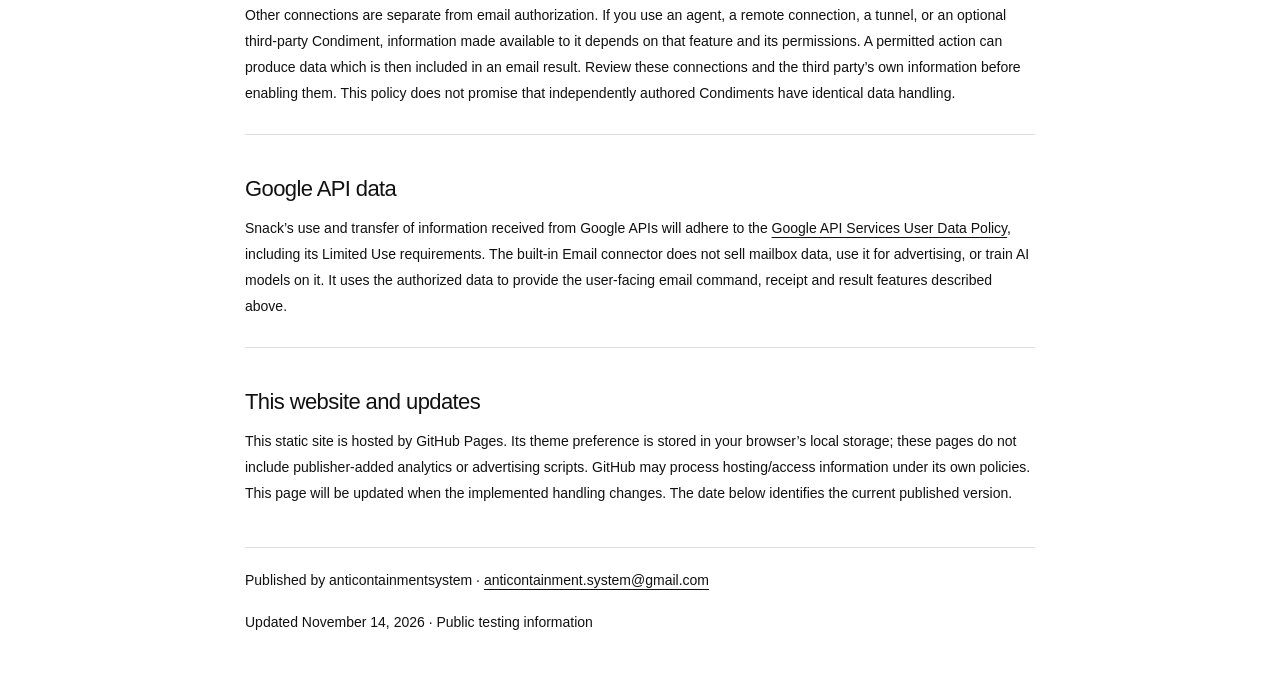
<file: privacy.html>
<!doctype html><html lang="en" data-theme="light"><head><link rel="icon" type="image/svg+xml" href="assets/snack-icon.svg"><meta charset="utf-8"><meta name="viewport" content="width=device-width,initial-scale=1"><meta name="description" content="How the Snack desktop app and built-in Email connector handle account authorization, command emails, local records and service connections."><title>Privacy · Snack</title><link rel="stylesheet" href="site.css"></head><body><div class="top-bar"><span>SNACK</span><button id="theme" aria-label="Switch to dark mode">◐</button></div><main class="reading"><header class="site-head"><a href="snack.html" aria-label="Snack home"><img class="wordmark" src="assets/snack.svg" alt="Snack"></a><nav aria-label="Main"><a href="snack.html">About Snack</a><a href="index.html">Condiments</a><a href="privacy.html">Privacy</a><a href="terms.html">Terms</a></nav></header><h1>Privacy</h1><p class="lead">How Snack’s desktop app and built-in Email connector handle information.</p><section><h2>Who to contact</h2><p>The publisher account for this testing project is anticontainmentsystem. Questions about Snack or this policy can be sent to <a href="mailto:anticontainment.system@gmail.com">anticontainment.system@gmail.com</a>.</p></section><section><h2>Account access you choose</h2><p>Connecting email opens your provider’s sign-in and permission screen. Gmail access uses the read-only and send scopes: reading discovers and retrieves command emails; sending returns receipts and results. Outlook and Zoho request the account information and mail read/send access needed for the same workflow. Other mailboxes use the IMAP/SMTP credentials you supply. Authorizing access does not automatically permit every email sender to control Snack.</p></section><section><h2>What the Email connector processes</h2><p>Snack checks the connected mailbox for new messages while the app runs. Depending on the provider API, it receives message identifiers, sender addresses, subjects, timestamps and message content while finding command emails. It checks the allowed-sender list and a private command code before executing a command. It ignores its own automatic replies.</p><p>Command results may contain workspace information, positions, source information or other data returned by the action you requested. Results and receipts are sent to the command sender through the connected mail provider. Choose allowed senders and action permissions with that in mind. The connector does not automatically interpret natural-language mail or forward all incoming mail to an AI service.</p></section><section><h2>Where information is kept</h2><p>The current desktop Email implementation connects directly from your computer to your provider. Its access/refresh tokens, mailbox passwords and private command codes are kept in Snack’s local Vault using operating-system encryption. Connection settings, allowed senders, access settings and command history are kept in the app’s local storage. Command history includes message identifiers, sender/recipient, action, execution status, returned results or errors, and reply acceptance information. These records remain until you remove that mailbox connection or remove the app data.</p><p>The Email connector does not send those credentials or command history to a Snack publisher-operated email relay. Mail providers still process the authorization requests, mailbox requests and sent messages according to their own policies. Emails already sent remain in the provider’s systems according to the applicable account settings.</p></section><section><h2>Your controls and deletion</h2><p>Serving Tray → Connect → Email lets you pause checking, change allowed senders, adjust permitted action areas, or disconnect a mailbox. Disconnect removes that connection’s locally stored credentials, private command code and local command records. It does not delete messages from your provider’s mailbox. You can also revoke Snack’s authorization from the provider’s connected-app settings.</p></section><section><h2>Agents, sharing and Condiments</h2><p>Other connections are separate from email authorization. If you use an agent, a remote connection, a tunnel, or an optional third-party Condiment, information made available to it depends on that feature and its permissions. A permitted action can produce data which is then included in an email result. Review these connections and the third party’s own information before enabling them. This policy does not promise that independently authored Condiments have identical data handling.</p></section><section><h2>Google API data</h2><p>Snack’s use and transfer of information received from Google APIs will adhere to the <a href="https://developers.google.com/terms/api-services-user-data-policy">Google API Services User Data Policy</a>, including its Limited Use requirements. The built-in Email connector does not sell mailbox data, use it for advertising, or train AI models on it. It uses the authorized data to provide the user-facing email command, receipt and result features described above.</p></section><section><h2>This website and updates</h2><p>This static site is hosted by GitHub Pages. Its theme preference is stored in your browser’s local storage; these pages do not include publisher-added analytics or advertising scripts. GitHub may process hosting/access information under its own policies. This page will be updated when the implemented handling changes. The date below identifies the current published version.</p></section><footer><p>Published by anticontainmentsystem · <a href="mailto:anticontainment.system@gmail.com">anticontainment.system@gmail.com</a></p><p>Updated November 14, 2026 · Public testing information</p></footer></main><script src="site.js"></script></body></html>
</file>
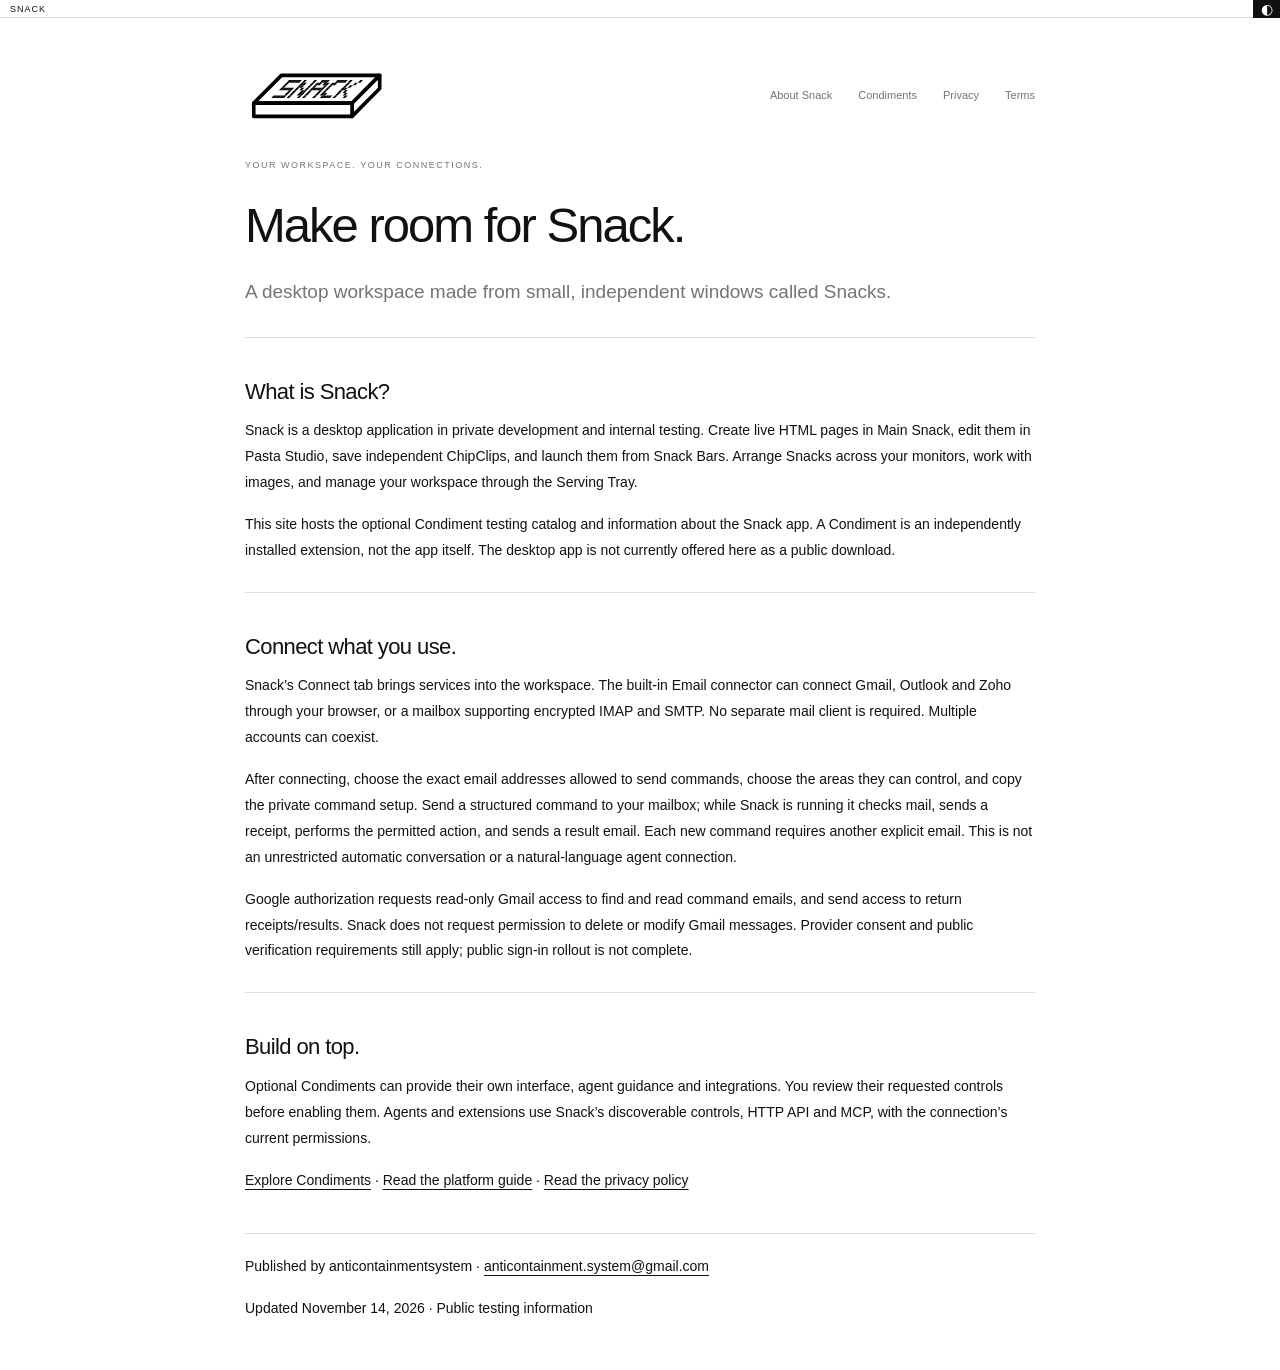
<file: snack.html>
<!doctype html><html lang="en" data-theme="light"><head><link rel="icon" type="image/svg+xml" href="assets/snack-icon.svg"><meta charset="utf-8"><meta name="viewport" content="width=device-width,initial-scale=1"><meta name="description" content="Snack is a desktop workspace of independent windows, live HTML, saved ChipClips, connections and optional third-party Condiments."><title>About · Snack</title><link rel="stylesheet" href="site.css"></head><body><div class="top-bar"><span>SNACK</span><button id="theme" aria-label="Switch to dark mode">◐</button></div><main class="reading"><header class="site-head"><a href="snack.html" aria-label="Snack home"><img class="wordmark" src="assets/snack.svg" alt="Snack"></a><nav aria-label="Main"><a href="snack.html">About Snack</a><a href="index.html">Condiments</a><a href="privacy.html">Privacy</a><a href="terms.html">Terms</a></nav></header><div class="eyebrow">YOUR WORKSPACE. YOUR CONNECTIONS.</div><h1>Make room for Snack.</h1><p class="lead">A desktop workspace made from small, independent windows called Snacks.</p><section><h2>What is Snack?</h2><p>Snack is a desktop application in private development and internal testing. Create live HTML pages in Main Snack, edit them in Pasta Studio, save independent ChipClips, and launch them from Snack Bars. Arrange Snacks across your monitors, work with images, and manage your workspace through the Serving Tray.</p><p>This site hosts the optional Condiment testing catalog and information about the Snack app. A Condiment is an independently installed extension, not the app itself. The desktop app is not currently offered here as a public download.</p></section><section><h2>Connect what you use.</h2><p>Snack’s Connect tab brings services into the workspace. The built-in Email connector can connect Gmail, Outlook and Zoho through your browser, or a mailbox supporting encrypted IMAP and SMTP. No separate mail client is required. Multiple accounts can coexist.</p><p>After connecting, choose the exact email addresses allowed to send commands, choose the areas they can control, and copy the private command setup. Send a structured command to your mailbox; while Snack is running it checks mail, sends a receipt, performs the permitted action, and sends a result email. Each new command requires another explicit email. This is not an unrestricted automatic conversation or a natural-language agent connection.</p><p>Google authorization requests read-only Gmail access to find and read command emails, and send access to return receipts/results. Snack does not request permission to delete or modify Gmail messages. Provider consent and public verification requirements still apply; public sign-in rollout is not complete.</p></section><section><h2>Build on top.</h2><p>Optional Condiments can provide their own interface, agent guidance and integrations. You review their requested controls before enabling them. Agents and extensions use Snack’s discoverable controls, HTTP API and MCP, with the connection’s current permissions.</p><p><a href="index.html">Explore Condiments</a> · <a href="https://github.com/anticontainmentsystem/Snack-mods/blob/main/PLATFORM.md">Read the platform guide</a> · <a href="privacy.html">Read the privacy policy</a></p></section><footer><p>Published by anticontainmentsystem · <a href="mailto:anticontainment.system@gmail.com">anticontainment.system@gmail.com</a></p><p>Updated November 14, 2026 · Public testing information</p></footer></main><script src="site.js"></script></body></html>
</file>
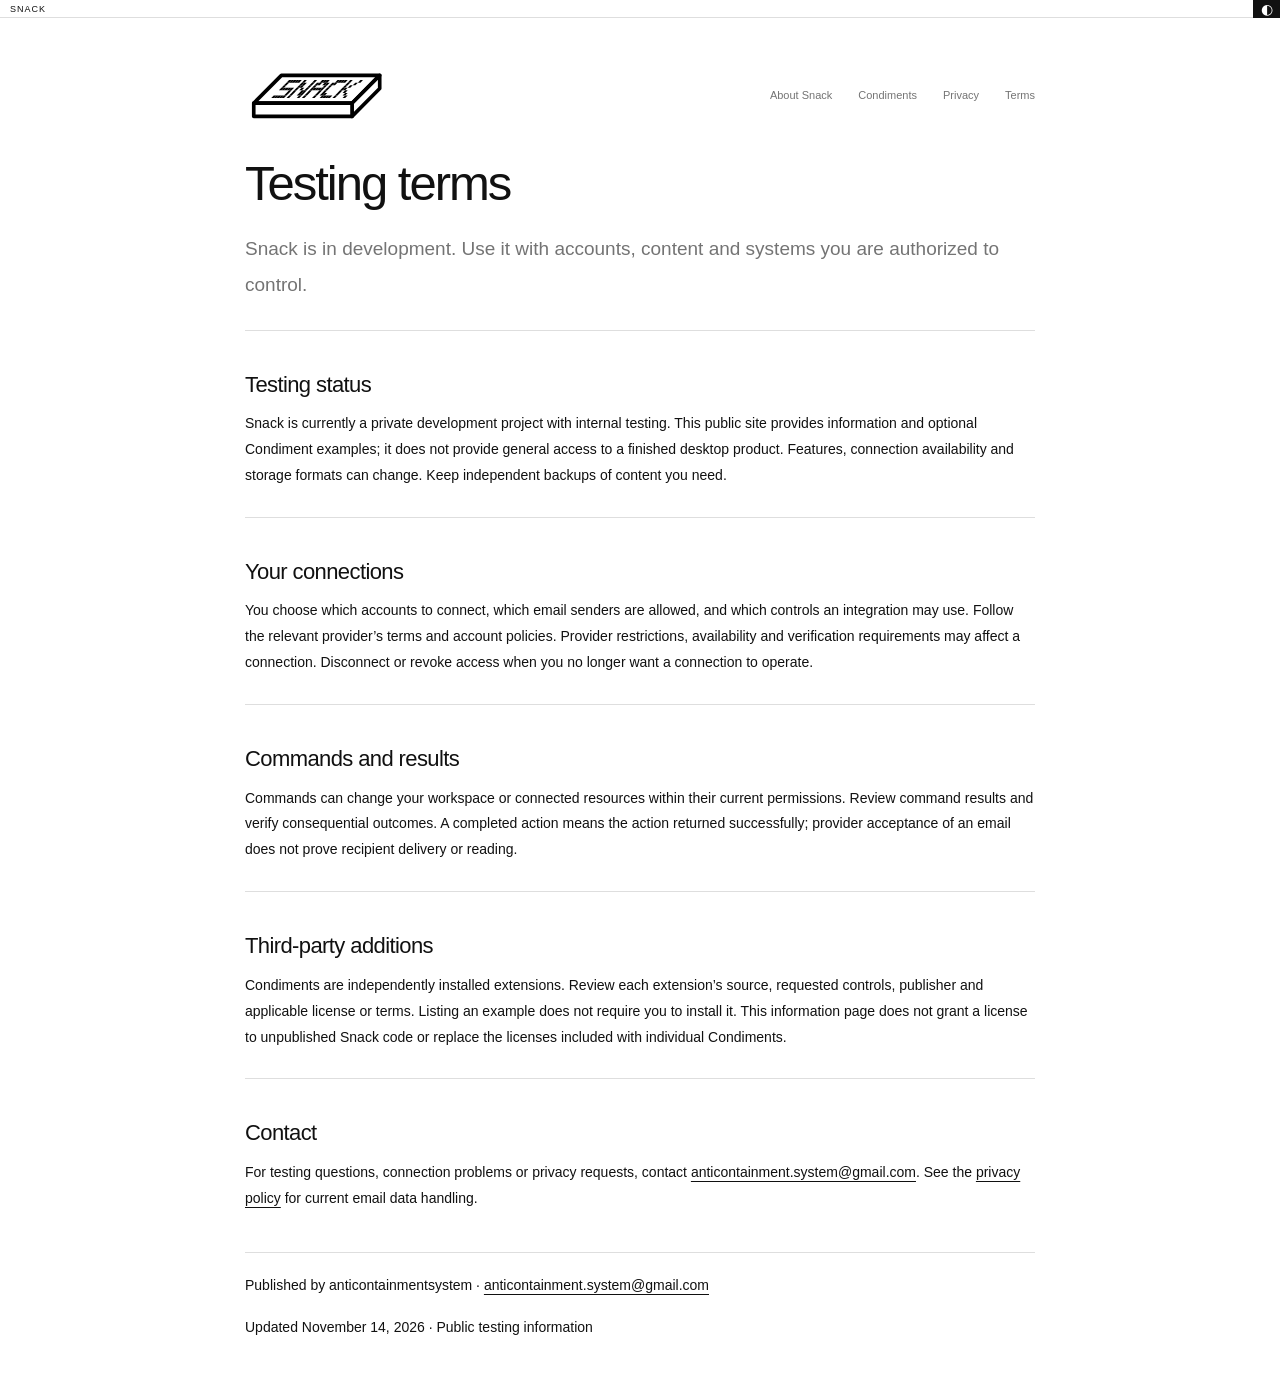
<file: terms.html>
<!doctype html><html lang="en" data-theme="light"><head><link rel="icon" type="image/svg+xml" href="assets/snack-icon.svg"><meta charset="utf-8"><meta name="viewport" content="width=device-width,initial-scale=1"><meta name="description" content="Information for using the Snack app and optional third-party Condiments during development and testing."><title>Testing terms · Snack</title><link rel="stylesheet" href="site.css"></head><body><div class="top-bar"><span>SNACK</span><button id="theme" aria-label="Switch to dark mode">◐</button></div><main class="reading"><header class="site-head"><a href="snack.html" aria-label="Snack home"><img class="wordmark" src="assets/snack.svg" alt="Snack"></a><nav aria-label="Main"><a href="snack.html">About Snack</a><a href="index.html">Condiments</a><a href="privacy.html">Privacy</a><a href="terms.html">Terms</a></nav></header><h1>Testing terms</h1><p class="lead">Snack is in development. Use it with accounts, content and systems you are authorized to control.</p><section><h2>Testing status</h2><p>Snack is currently a private development project with internal testing. This public site provides information and optional Condiment examples; it does not provide general access to a finished desktop product. Features, connection availability and storage formats can change. Keep independent backups of content you need.</p></section><section><h2>Your connections</h2><p>You choose which accounts to connect, which email senders are allowed, and which controls an integration may use. Follow the relevant provider’s terms and account policies. Provider restrictions, availability and verification requirements may affect a connection. Disconnect or revoke access when you no longer want a connection to operate.</p></section><section><h2>Commands and results</h2><p>Commands can change your workspace or connected resources within their current permissions. Review command results and verify consequential outcomes. A completed action means the action returned successfully; provider acceptance of an email does not prove recipient delivery or reading.</p></section><section><h2>Third-party additions</h2><p>Condiments are independently installed extensions. Review each extension’s source, requested controls, publisher and applicable license or terms. Listing an example does not require you to install it. This information page does not grant a license to unpublished Snack code or replace the licenses included with individual Condiments.</p></section><section><h2>Contact</h2><p>For testing questions, connection problems or privacy requests, contact <a href="mailto:anticontainment.system@gmail.com">anticontainment.system@gmail.com</a>. See the <a href="privacy.html">privacy policy</a> for current email data handling.</p></section><footer><p>Published by anticontainmentsystem · <a href="mailto:anticontainment.system@gmail.com">anticontainment.system@gmail.com</a></p><p>Updated November 14, 2026 · Public testing information</p></footer></main><script src="site.js"></script></body></html>
</file>
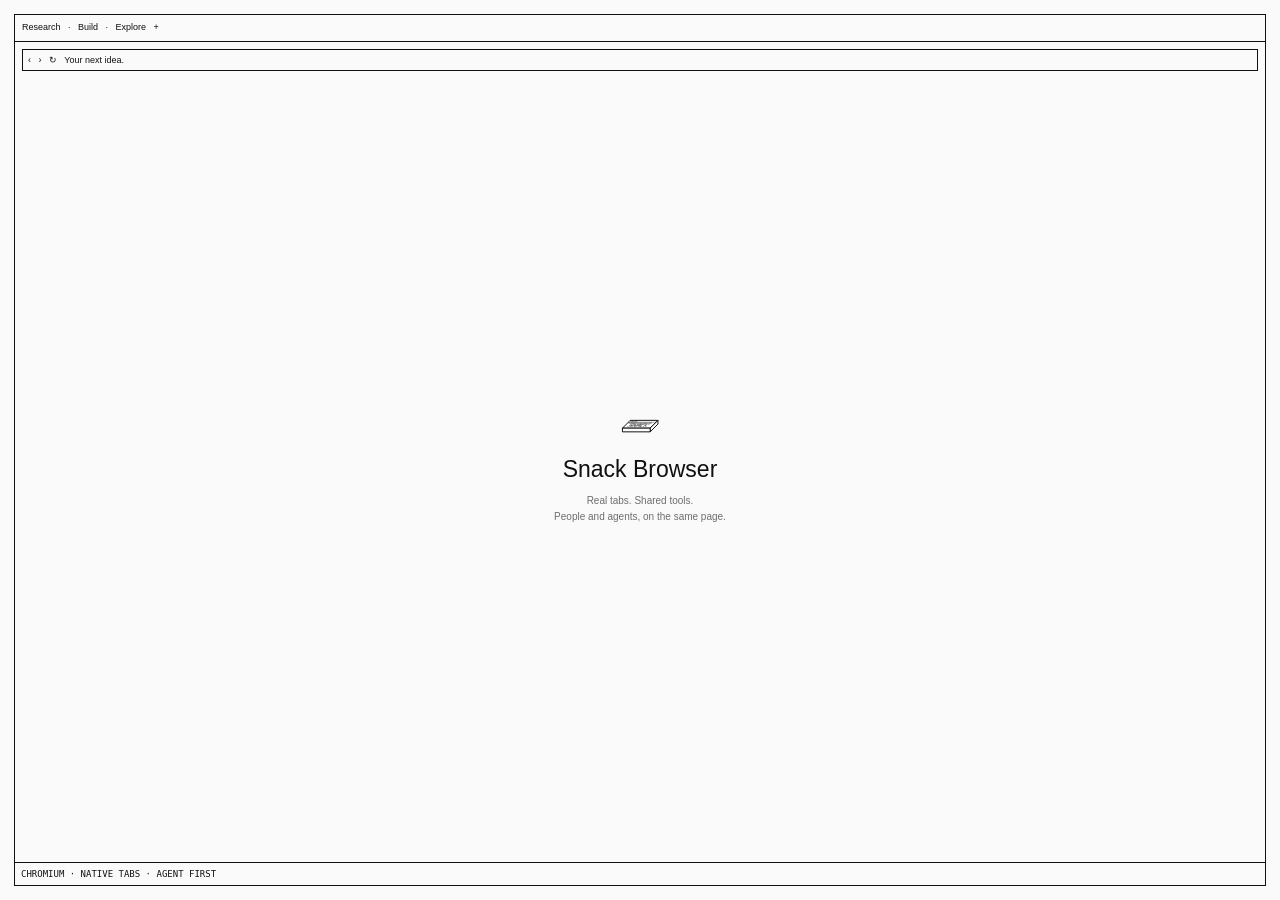
<file: snack-browser/store-card.html>
<!doctype html><html><head><meta charset="utf-8"><style>:root{color-scheme:light dark}*{box-sizing:border-box}html,body{margin:0;height:100%;background:light-dark(#fafafa,#111);color:light-dark(#111,#fff);font:12px Arial}.window{position:absolute;inset:14px;border:1px solid currentColor;display:flex;flex-direction:column}.tabs{height:27px;border-bottom:1px solid currentColor;padding:7px;font-size:9px}.address{margin:7px;border:1px solid currentColor;padding:5px;font-size:9px}.page{display:grid;place-content:center;flex:1;text-align:center}h1{font-size:23px;font-weight:400;margin:0}p{font-size:10px;line-height:1.6;opacity:.6}.tag{font:9px monospace;padding:6px;border-top:1px solid currentColor}svg{width:40px;height:40px;margin:auto auto 12px}::-webkit-scrollbar{width:9px;height:9px}::-webkit-scrollbar-track{background:light-dark(#fff,#111)}::-webkit-scrollbar-thumb{background:#fff;border:1px solid #111;border-radius:0}::-webkit-scrollbar-button{display:none}::-webkit-scrollbar-corner{background:light-dark(#fff,#111)}@media(max-height:200px){.window{inset:6px}.tabs{height:20px;padding:4px}.address{margin:4px;padding:3px}.page{min-height:0}.page svg{width:20px;height:20px;margin-bottom:4px}h1{font-size:16px}.page p{display:none}.tag{font-size:8px;padding:4px}}</style></head><body><div class="window"><div class="tabs">Research &nbsp; · &nbsp; Build &nbsp; · &nbsp; Explore &nbsp; +</div><div class="address">‹ &nbsp; › &nbsp; ↻ &nbsp; Your next idea.</div><div class="page"><img src="icon.svg" alt="Snack Browser" style="width:40px;height:40px;margin:0 auto 10px"><h1>Snack Browser</h1><p>Real tabs. Shared tools.<br>People and agents, on the same page.</p></div><div class="tag">CHROMIUM · NATIVE TABS · AGENT FIRST</div></div></body></html>
</file>
<file: picnic-lab/styles.css>
:root{color-scheme:light;--paper:#fff;--ink:#111;--panel:rgba(255,255,255,.76);--shade:rgba(0,0,0,.045);--line:rgba(0,0,0,.22)}:root[data-theme=dark]{color-scheme:dark;--paper:#080808;--ink:#eee;--panel:rgba(8,8,8,.78);--shade:rgba(255,255,255,.06);--line:rgba(255,255,255,.25)}*{box-sizing:border-box}body{margin:0;background:var(--paper);color:var(--ink);font:12px/1.5 'Segoe UI',Arial,sans-serif;padding:16px}header{display:flex;align-items:center;gap:12px}header img{width:42px;height:42px}header button{margin-left:auto}h1{font-size:22px;letter-spacing:-.7px;margin:0}h2{font-size:19px;line-height:1.25;margin:10px 0}h3{font-size:12px;margin:12px 0 6px}p{margin:5px 0 10px}small,.notice{font-size:10px;opacity:.75}.notice{border-top:1px solid var(--line);padding-top:10px;margin-top:12px}.eyebrow{font-size:9px;letter-spacing:2px}main{display:grid;grid-template-columns:1fr 1fr;gap:14px;margin-top:14px}.page,.inside{border:1px solid var(--line);background:var(--panel);min-width:0}.address{padding:8px;border-bottom:1px solid var(--line);display:flex;gap:8px}.address small{margin-left:auto}.page-body,.inside{padding:14px}.page-body{min-height:320px}.route{display:flex;flex-wrap:wrap;align-items:center;gap:7px;background:var(--shade);padding:10px;font-size:10px}button,input,select{font:inherit;border:1px solid var(--line);padding:7px;background:var(--paper);color:var(--ink);max-width:100%}button{cursor:pointer;background:var(--ink);color:var(--paper);border-color:var(--ink);margin:3px 3px 3px 0}button:hover,button:focus-visible{background:var(--paper);color:var(--ink)}button:disabled{opacity:.4;cursor:default}label{display:grid;gap:5px;margin:12px 0}input,select{width:100%}details{margin-top:12px}summary{cursor:pointer}pre{white-space:pre-wrap;overflow-wrap:anywhere;font-size:10px;background:var(--shade);padding:8px;max-height:180px;overflow:auto}.composer{margin-top:22px;border-top:1px solid var(--line)}.real-tools,.agent-tools{border-bottom:1px solid var(--line);padding-bottom:10px}.agent-tools small{display:block}.transcript-head{display:flex;align-items:center;justify-content:space-between}#transcript{height:210px;overflow:auto;display:flex;flex-direction:column;gap:6px}.entry{padding:8px;background:var(--shade);overflow-wrap:anywhere}.entry strong{font-size:10px;display:block}.entry p{margin:2px 0;white-space:pre-wrap}#status{font-size:10px;margin-top:8px}::-webkit-scrollbar{width:9px;height:9px}::-webkit-scrollbar-track{background:var(--paper)}::-webkit-scrollbar-thumb{background:white;border:1px solid black}::-webkit-scrollbar-button{display:none;width:0;height:0}*{scrollbar-color:white var(--paper);scrollbar-width:thin}@media(max-width:620px){main{grid-template-columns:1fr}header{flex-wrap:wrap}#transcript{height:230px}}

#ready-light{display:inline-block;padding:.35em .6em;border:1px solid currentColor}#ready-light.lit{color:#fff;background:#16713b;border-color:#16713b;box-shadow:0 0 0 2px #2e9b56}

.activity{margin-top:12px;border:1px solid var(--line);background:var(--shade)}.activity h2{font-size:11px;margin:0;padding:6px 9px;border-bottom:1px solid var(--line)}#activity-log{min-height:46px;max-height:108px;overflow:auto;padding:6px 9px;font:11px/1.5 ui-monospace,Consolas,monospace;overflow-wrap:anywhere}
</file>
<file: simple-agent-chat/styles.css>
*{box-sizing:border-box}html,body{width:100%;height:100%;margin:0;overflow:hidden}html{--bg:#fff;--fg:#111;--soft:#f6f6f6;--line:#e3e3e3;--muted:#777;background:var(--bg);color:var(--fg);font:13px/1.5 'Segoe UI',Arial,sans-serif;color-scheme:light}html[data-theme=dark]{--bg:#0b0b0b;--fg:#eee;--soft:#151515;--line:#333;--muted:#aaa;color-scheme:dark}button,input,select,textarea{font:inherit;color:var(--fg);background:var(--bg);border:1px solid var(--line);border-radius:0;min-width:0}button{cursor:pointer;padding:8px 12px}button:hover,button.active,.primary{background:var(--fg);color:var(--bg)}button:disabled{opacity:.4;cursor:default}button:focus-visible,input:focus-visible,select:focus-visible,textarea:focus-visible{outline:1px solid var(--fg);outline-offset:2px}input,select{width:100%;padding:9px}textarea{width:100%;padding:10px;resize:none}h1,h2,p{margin:0}h1{font-size:25px;font-weight:600;letter-spacing:-.7px}h2{font-size:15px;font-weight:600}small,.muted{color:var(--muted);font-size:11px}.eyebrow{font-size:9px;letter-spacing:1.5px;color:var(--muted);text-transform:uppercase;margin-bottom:6px}.page{height:100%;overflow:auto;padding:28px}.page-head{display:flex;align-items:center;justify-content:space-between;gap:20px;margin-bottom:25px}.page-head p{color:var(--muted);margin-top:5px;font-size:12px}label{display:grid;gap:6px;font-size:11px;color:var(--muted)}.field{margin:16px 0}.actions{display:flex;gap:8px}.status{font-size:11px;color:var(--muted);overflow-wrap:anywhere;min-height:17px}dialog{width:min(460px,calc(100vw - 40px));max-height:calc(100vh - 30px);overflow:auto;background:var(--bg);color:var(--fg);border:1px solid var(--line);padding:24px}dialog::backdrop{background:#0005}.dialog-head{display:flex;align-items:center;justify-content:space-between;margin-bottom:18px}.dialog-head button{border:0;padding:2px 7px;font-size:20px}.dialog-foot{margin-top:20px;display:flex;justify-content:flex-end;gap:8px}pre{white-space:pre-wrap;overflow-wrap:anywhere;font:11px/1.6 Consolas,monospace}::-webkit-scrollbar{width:7px;height:7px}::-webkit-scrollbar-thumb{background:var(--fg);border:2px solid var(--bg)}::-webkit-scrollbar-track{background:var(--bg)}[hidden]{display:none!important}


.chat-app{height:100%;display:grid;grid-template-columns:180px minmax(0,1fr)}.sidebar{border-right:1px solid var(--line);padding:18px 12px;display:flex;flex-direction:column;gap:15px;min-height:0;background:var(--soft)}.sidebar-head{display:flex;align-items:center;justify-content:space-between}.sidebar-head h2{font-size:13px}.sidebar-head button{padding:0 7px;font-size:20px;background:transparent;border:0}.rooms{overflow:auto;min-height:0;flex:1}.room{width:100%;display:block;text-align:left;padding:10px 8px;border:0;background:transparent;margin-bottom:4px}.room strong{display:block;font-size:11px;font-weight:500;overflow:hidden;text-overflow:ellipsis;white-space:nowrap}.room small{display:block;font-size:9px;white-space:nowrap;text-overflow:ellipsis;overflow:hidden}.room.active small{color:inherit;opacity:.7}.sidebar-foot{font-size:9px;color:var(--muted);line-height:1.6}.conversation{display:flex;flex-direction:column;min-height:0;min-width:0}.conversation-head{display:flex;align-items:center;gap:10px;padding:15px 20px;border-bottom:1px solid var(--line);flex-shrink:0}.conversation-title{flex:1;min-width:0}.conversation-title strong{display:block;font-size:13px;font-weight:500;white-space:nowrap;overflow:hidden;text-overflow:ellipsis}.conversation-title small{font-size:10px}.conversation-head button{font-size:10px;padding:6px 10px}.messages{overflow:auto;flex:1;min-height:0;padding:20px}.empty-chat{height:100%;display:flex;flex-direction:column;align-items:center;justify-content:center;gap:10px;text-align:center;color:var(--muted)}.empty-chat span{font-size:28px;color:var(--fg)}.empty-chat h1{font-size:22px;color:var(--fg)}.empty-chat p{max-width:300px;font-size:12px;line-height:1.7}.message{margin-bottom:20px;position:relative;max-width:95%;padding:12px 14px;background:var(--soft);border:1px solid transparent}.message.user{margin-left:auto;background:var(--bg);border-color:var(--line)}.message-head{display:flex;gap:9px;align-items:center;font-size:10px;color:var(--muted);margin-bottom:6px}.message-head strong{font-weight:600;color:var(--fg)}.message-body{font-size:12px;white-space:pre-wrap;overflow-wrap:anywhere;line-height:1.7}.message-actions{display:flex;gap:5px;justify-content:flex-end;margin-top:6px;opacity:0}.message:hover .message-actions,.message:focus-within .message-actions{opacity:1}.message-actions button{font-size:10px;padding:2px 6px;background:transparent;border:0}.quote{font-size:10px;color:var(--muted);border-left:2px solid var(--muted);padding-left:8px;margin:0 0 8px;max-height:45px;overflow:hidden;cursor:pointer}.reactions{display:flex;gap:4px;flex-wrap:wrap;margin-top:7px}.reactions button{font-size:11px;padding:2px 7px;background:var(--bg)}.file-card{display:inline-flex;align-items:center;gap:8px;padding:8px 10px;border:1px solid var(--line);margin:7px 7px 0 0;background:var(--bg);max-width:100%;font-size:11px}.file-card span{overflow:hidden;text-overflow:ellipsis;white-space:nowrap}.message-image{max-width:100%;max-height:220px;display:block;margin-top:10px;object-fit:contain}.composer{padding:12px 20px 16px;border-top:1px solid var(--line);flex-shrink:0}.compose-box{border:1px solid var(--line);padding:9px 11px}.compose-box textarea{border:0;outline:none;padding:0;background:transparent;min-height:44px;max-height:150px;font-size:12px;line-height:1.6}.composer-controls{display:flex;align-items:center;gap:5px;margin-top:7px}.composer-controls button{border:0;padding:4px 8px;font-size:12px}.composer-controls .send{margin-left:auto;background:var(--fg);color:var(--bg);padding:6px 15px;font-size:11px}.reply-banner{display:flex;gap:10px;align-items:center;font-size:10px;color:var(--muted);padding:6px 0}.reply-banner span{flex:1;overflow:hidden;text-overflow:ellipsis;white-space:nowrap}.reply-banner button{padding:0 4px;border:0}.pending-files{display:flex;gap:5px;flex-wrap:wrap;margin-top:6px}.pending-files button{font-size:9px;padding:3px 6px;max-width:200px;overflow:hidden;text-overflow:ellipsis;white-space:nowrap}.compose-status{font-size:10px;color:var(--muted);margin-top:5px;min-height:14px;overflow-wrap:anywhere}.agent-choice{display:flex;align-items:center;gap:10px;padding:11px 0;border-bottom:1px solid var(--line)}.agent-choice input{width:15px;height:15px;accent-color:var(--fg)}.agent-choice strong{display:block;color:var(--fg);font-size:12px;font-weight:500}.agent-choice small{font-size:10px}.emoji-tabs{display:flex;gap:5px;margin-bottom:14px;flex-wrap:wrap}.emoji-tabs button{font-size:10px;padding:5px 8px}.emoji-grid{display:grid;grid-template-columns:repeat(8,1fr);gap:5px}.emoji-grid button{padding:4px;border:0;font-size:21px;line-height:1.4}.media-preview{max-width:100%;max-height:300px}.inspect-text{max-height:300px;overflow:auto}#model-form{display:grid;gap:12px;margin-top:15px}#model-form button{justify-self:start}.add-model{margin-top:14px;font-size:11px}#file-dialog{width:min(650px,90vw)}@media(max-width:550px){.chat-app{grid-template-columns:115px minmax(0,1fr)}.sidebar{padding:12px 6px}.sidebar-head h2{font-size:11px}.conversation-head{padding:10px}.messages{padding:12px 10px}.composer{padding:10px}.conversation-head button{padding:5px;font-size:9px}.sidebar-foot{font-size:8px}.message{max-width:100%;padding:9px}.emoji-grid{grid-template-columns:repeat(6,1fr)}}

.snack-emoji{display:inline-block;width:1.7em;height:1.7em;vertical-align:middle;background:url(snack-emoji.svg) center/contain no-repeat}.message-body .snack-emoji{width:2em;height:2em}

html[data-theme=dark] .snack-emoji{filter:invert(1)}

.pending-file{display:inline-flex;flex-direction:column;gap:4px}.pending-file img{width:96px;height:72px;object-fit:contain;border:1px solid var(--line)}

/* Layer surfaces without fading message text or attachments. */
.sidebar{background:color-mix(in srgb,var(--soft) 74%,transparent)}
.message{background:color-mix(in srgb,var(--soft) 72%,transparent)}
.message.user{background:color-mix(in srgb,var(--bg) 76%,transparent)}
.reactions button,.file-card,.compose-box,.conversation-head,.composer{background:color-mix(in srgb,var(--bg) 82%,transparent)}

.message-body{max-height:none;overflow:visible;white-space:pre-wrap;user-select:text}.quote{max-height:none;overflow:visible;white-space:pre-wrap;overflow-wrap:anywhere}

.agent-model-choice{padding:8px 0;border-bottom:1px solid var(--line,currentColor)}.agent-model-field{display:grid;gap:4px;margin:0 0 8px 30px;font-size:11px}.agent-model-field select{width:100%;min-width:0;color:inherit;background:var(--bg,#fff);border:1px solid currentColor;padding:7px;font:inherit}

.external-agent-list{margin-top:16px;border-top:1px solid var(--line);padding-top:12px}.external-agent-list summary{cursor:pointer;font-weight:600}.external-agent-list>p{margin:8px 0}

.composer-models{display:flex;gap:8px;flex-wrap:wrap;margin-bottom:8px}.composer-model{display:flex;align-items:center;gap:7px;min-width:0;flex:1 1 200px}.composer-model span{font-size:10px;white-space:nowrap}.composer-model select{font-size:11px;padding:5px 7px;min-width:0;flex:1}

.composer-controls{flex-wrap:wrap}.composer-controls .composer-models{margin:0 0 0 auto;flex:0 1 280px;min-width:130px;max-width:100%;gap:3px}.composer-controls .composer-model{flex:1 1 140px;gap:4px}.composer-controls .composer-model span{max-width:90px;overflow:hidden;text-overflow:ellipsis;font-size:9px}.composer-controls .composer-model select{padding:4px;font-size:10px}.composer-controls .send{margin-left:3px}

.composer-controls{flex-wrap:nowrap}.composer-controls>small{flex:1 1 auto;min-width:0}.composer-controls .composer-models{flex:0 1 200px;min-width:100px;margin-left:4px}.composer-controls .composer-model span{max-width:55px}.composer-controls .composer-model select{width:0;min-width:70px}

.sidebar-head { flex-wrap:wrap; }
#rooms > .agent-choice { display:flex; gap:8px; padding:8px; align-items:center; }
#rooms > button { margin:4px 0; }
#hidden-rooms { margin:6px; }
.conversation-options { position:relative; flex:none; }
.conversation-options summary { cursor:pointer; padding:6px; }
.conversation-menu { position:absolute; right:0; top:100%; z-index:4; min-width:145px; display:grid; gap:4px; padding:6px; color:var(--snack-fg,#111); background:var(--snack-bg,#fff); border:1px solid currentColor; }
.composer-controls label { display:flex; align-items:center; gap:5px; }

/* The roster and conversation are separate views with stable controls. */
.chat-app { grid-template-columns:clamp(145px,25vw,226px) minmax(0,1fr); }
.sidebar { padding:16px 10px 10px; gap:10px; }
.sidebar-head h2 { font-size:15px; overflow-wrap:anywhere; }
.sidebar-head #sidebar-back { font-size:11px; padding:4px 0; text-align:left; }
#agent-search { padding:7px 8px; background:var(--bg); }
#rooms > .agent-choice { display:grid; grid-template-columns:14px 27px minmax(0,1fr); gap:6px; min-height:49px; padding:6px 4px; border:1px solid transparent; cursor:pointer; }
#rooms > .agent-choice:has(input:checked) { border-color:var(--fg); background:var(--bg); }
.agent-avatar { display:grid; place-items:center; width:27px; height:27px; background:var(--line); color:var(--fg); font-size:10px; font-weight:600; }
.agent-identity { min-width:0; }
.agent-identity strong,.agent-identity small { display:block; overflow:hidden; text-overflow:ellipsis; white-space:nowrap; }
.sidebar-actions { display:grid; gap:5px; }
.sidebar-actions button,#hidden-rooms { margin:0; padding:6px; font-size:11px; }
.sidebar-actions:empty { display:none; }
.room { padding:9px 7px; }
.room strong { font-size:12px; font-weight:600; }
.conversation-head { padding:12px 18px; }
.conversation-title strong { font-size:16px; font-weight:600; }
.conversation-title small { display:block; }
.conversation-options summary { list-style:none; border:1px solid var(--line); min-width:32px; text-align:center; font-size:17px; line-height:18px; }
.conversation-menu { background:var(--bg); color:var(--fg); }
.messages { padding:16px 20px; }
.message { width:fit-content; min-width:min(180px,100%); max-width:min(620px,96%); margin-bottom:10px; }
.message-actions { visibility:hidden; }
.message:hover .message-actions,.message:focus-within .message-actions { visibility:visible; }
.message-body { font-size:13px; }
.composer { padding:8px 16px; }
.recipient-line { display:flex; align-items:center; gap:8px; min-width:0; margin-bottom:6px; }
.recipient-line label { display:flex; align-items:center; min-width:0; max-width:55%; }
.recipient-line select { padding:3px 5px; font-size:11px; }
#recipient-summary { min-width:0; overflow-wrap:anywhere; }
.composer-controls > small { font-size:9px; }
.choose-agents-first .composer { display:none; }
.choose-agents-first .conversation-options { visibility:hidden; }
@media(max-width:550px){
 .sidebar { padding:10px 6px; gap:6px; }
 .conversation-head,.messages,.composer { padding-left:8px; padding-right:8px; }
 .composer-controls > small { display:none; }
 .composer-controls { gap:2px; }
 .conversation-title strong { font-size:13px; }
}

.recipient-line { flex-wrap:wrap; }
.recipient-label { font-size:11px; font-weight:600; }
#send-to { display:flex; flex-wrap:wrap; gap:4px; }
#send-to button { padding:3px 8px; font-size:11px; }
#send-to button[aria-pressed="true"] { color:var(--bg); background:var(--fg); }
#recipient-summary { flex-basis:100%; }
</file>
<file: snack-browser/styles.css>
:root{--bg:#fafaf8;--surface:#fff;--fg:#141414;--muted:#71716c;--line:#d8d8d2;--shade:#f0f0eb;color-scheme:light}html[data-theme=dark]{--bg:#101010;--surface:#171717;--fg:#f6f6ef;--muted:#a0a09a;--line:#393936;--shade:#20201e;color-scheme:dark}*{box-sizing:border-box}html,body{height:100%;margin:0;overflow:hidden;font:12px/1.5 'Segoe UI',Arial,sans-serif;background:var(--bg);color:var(--fg)}[hidden]{display:none!important}button,input,select{font:inherit;color:var(--fg);border:1px solid var(--line);background:var(--surface);border-radius:0}button{padding:7px 12px;cursor:pointer}button:hover,button.active{color:var(--bg);background:var(--fg);border-color:var(--fg)}button:disabled{opacity:.35;cursor:default}button:focus-visible,input:focus,select:focus{outline:1px solid var(--fg);outline-offset:2px}input,select{padding:9px;min-width:0}main{height:100%;display:grid;grid-template-columns:minmax(0,1fr);grid-template-rows:34px auto auto auto minmax(0,1fr) 22px;grid-template-areas:'tabs' 'navigation' 'quicktools' 'extensions' 'workspace' 'footer'}#browser-brand{grid-area:brand;display:flex;align-items:center;gap:7px;padding:0 10px;font-size:10px;letter-spacing:.05em;border-bottom:1px solid var(--line)}#browser-brand img{width:24px;height:16px;object-fit:contain}html[data-theme=dark] #browser-brand img,html[data-theme=dark] .tab-favicon[src*='icon.svg'],html[data-theme=dark] .menu-brand img,html[data-theme=dark] #home-page>img{filter:invert(1)}#tabs{grid-area:tabs;display:flex;gap:3px;overflow-x:auto;padding:4px 5px;border-bottom:1px solid var(--line);min-width:0;min-height:0;background:var(--shade)}.tab{display:flex;flex-shrink:0;max-width:190px;min-width:90px}.tab>button{border:1px solid transparent;background:transparent;padding:3px 7px}.tab>button:first-child{display:flex;align-items:center;gap:7px;min-width:0;flex:1;text-align:left}.tab>button:first-child span{overflow:hidden;white-space:nowrap;text-overflow:ellipsis}.tab>button:last-child{padding:2px 6px;font-size:14px}.tab.selected{background:var(--surface);outline:1px solid var(--line)}.tab>button:hover{background:var(--fg);color:var(--bg)}.tab-favicon{width:16px;height:16px;object-fit:contain;flex-shrink:0}.tab.pinned{min-width:48px;max-width:62px}.tab.pinned>button:first-child span{display:none}.tab.pinned>button:last-child{padding:2px}.tab.drag-target{outline:1px dashed var(--fg)}#tabs>button{border:0;padding:0 9px;background:transparent}#nav-stack{grid-area:navigation;min-width:0}#navigation{height:43px;display:flex;align-items:center;gap:4px;padding:5px 7px;border-bottom:1px solid var(--line)}#navigation>button{width:30px;height:30px;padding:0;display:grid;place-items:center;font-size:20px;border-color:transparent;background:transparent}#navigation>button:hover{background:var(--fg)}#address{flex:1;min-width:0;height:30px;border-left:0;padding-left:2px}#address-favicon{height:30px;width:29px;padding:6px;object-fit:contain;background:var(--surface);border:1px solid var(--line);border-right:0;margin-right:-4px}#extensions-bar{grid-area:extensions;display:flex;gap:4px;overflow-x:auto;padding:3px 7px;border-bottom:1px solid var(--line)}#extensions-bar:empty{display:none}#extensions-bar button{font-size:10px;padding:3px 8px}#find-row{display:flex;gap:5px;padding:6px 10px;border-bottom:1px solid var(--line)}#find-row input{flex:1}#find-count{align-self:center}#workspace{grid-area:workspace;min-height:0;position:relative;display:flex;min-width:0}#viewport{position:relative;flex:1;min-width:0}#inspector{position:absolute;inset:0;z-index:3;overflow:auto;background:var(--bg)}.page-shell{max-width:1040px;margin:0 auto;padding:34px clamp(18px,5vw,56px) 56px}.page-header{display:flex;justify-content:space-between;align-items:flex-start;margin-bottom:26px;padding-bottom:23px;border-bottom:1px solid var(--fg)}.eyebrow{font:10px monospace;letter-spacing:.16em;color:var(--muted)}h1{font-size:32px;letter-spacing:-.05em;font-weight:500;margin:6px 0 8px;line-height:1.15}.page-header p{color:var(--muted);margin:0;font-size:12px}.page-header>button{border:0;font-size:23px;padding:0 6px;background:transparent}#panel-content{display:grid;grid-template-columns:repeat(2,minmax(0,1fr));gap:14px;align-content:start}#panel-content>p,#panel-content>pre,#panel-content>.panel-tools,#panel-content>.panel-search,#panel-content>form{grid-column:1/-1}.settings-card{align-self:start;padding:22px;border:1px solid var(--line);background:var(--surface)}.settings-card h2{font-size:16px;font-weight:500;margin:0 0 5px}.settings-card>p{font-size:11px;color:var(--muted);margin:0 0 18px;line-height:1.65}.settings-card>button{display:block;width:100%;margin-top:8px}.setting{display:block;margin:15px 0}.setting span{display:block;color:var(--muted);font-size:11px;margin-bottom:6px}.setting input:not([type=checkbox]),.setting select{width:100%}.setting:has(input[type=checkbox]){display:flex;align-items:center;justify-content:space-between;gap:15px}.setting:has(input[type=checkbox]) span{margin:0;color:var(--fg)}.setting input[type=checkbox]{accent-color:var(--fg);width:17px;height:17px}.panel-tools{display:flex;gap:6px;flex-wrap:wrap}.panel-search{width:100%}.item{display:flex;flex-direction:column;border:1px solid var(--line);background:var(--surface);padding:15px;gap:10px;min-width:0}.item>button:first-child{border:0;padding:0;background:transparent;text-align:left;overflow-wrap:anywhere;font-weight:500}.item>button:first-child:hover{color:var(--fg);text-decoration:underline}.item small{display:block;font-size:10px;color:var(--muted);font-weight:400;margin-top:7px;overflow-wrap:anywhere}.item-actions{display:flex;flex-wrap:wrap;gap:5px;margin-top:auto}.item-actions button{font-size:10px;padding:4px 8px}#tab-tools{display:grid;grid-template-columns:repeat(3,minmax(0,1fr));gap:12px;margin-bottom:22px}#tab-tools>button,#tab-tools>select{min-height:62px;text-align:left;padding:15px;background:var(--surface)}#tab-tools>button:hover{background:var(--fg)}pre{font:11px/1.8 monospace;white-space:pre-wrap;overflow-wrap:anywhere;background:var(--surface);border:1px solid var(--line);padding:22px}#browser-menu{position:absolute;right:7px;top:77px;z-index:20;width:min(280px,calc(100% - 14px));padding:8px;background:var(--surface);color:var(--fg);border:1px solid var(--fg);box-shadow:4px 4px 0 #0002;max-height:calc(100% - 89px);overflow:auto}.menu-brand{display:flex;align-items:center;gap:9px;padding:10px 9px 14px;font-weight:600}.menu-brand img{width:35px;height:21px}#browser-menu>button{width:100%;border:0;display:flex;align-items:center;justify-content:space-between;padding:10px;text-align:left}#browser-menu button span{font-size:10px;color:var(--muted)}#browser-menu button:hover span{color:inherit}hr{border:0;border-top:1px solid var(--line);margin:6px 0}#home-page{position:absolute;inset:0;background:var(--bg);overflow:auto;text-align:center;padding:clamp(24px,6vh,70px) 28px}#home-page>img{width:160px;height:74px;margin:20px auto 24px;object-fit:contain}#home-page h1{font-size:30px}#home-search{display:flex;gap:6px;max-width:650px;margin:28px auto 18px;flex-wrap:wrap}#home-query{flex:1;min-width:180px}#home-page p{color:var(--muted);font-size:11px}#empty{height:100%;display:grid;place-content:center;justify-items:center;text-align:center}#empty img{width:100px;height:50px}#empty h1{font-size:25px}#empty p{color:var(--muted)}.error-page{position:absolute;inset:0;display:grid;place-content:center;text-align:center;background:var(--bg);padding:28px}.error-page h1{font-size:24px}.error-page p{overflow-wrap:anywhere}footer{grid-area:footer;display:flex;align-items:center;justify-content:space-between;padding:2px 8px;border-top:1px solid var(--line);font:9px monospace;color:var(--muted);min-width:0}#status{overflow:hidden;text-overflow:ellipsis;white-space:nowrap}::-webkit-scrollbar{width:9px;height:9px}::-webkit-scrollbar-track{background:var(--bg)}::-webkit-scrollbar-thumb{background:#fff;border:1px solid #000;border-radius:0}::-webkit-scrollbar-button{display:none;width:0;height:0}::-webkit-scrollbar-corner{background:var(--bg)}html[data-tabs=vertical] main{grid-template-columns:176px minmax(0,1fr);grid-template-rows:auto auto auto minmax(0,1fr) 22px;grid-template-areas:'tabs navigation' 'tabs quicktools' 'tabs extensions' 'tabs workspace' 'tabs footer'}html[data-tabs=vertical] #tabs{flex-direction:column;overflow-y:auto;overflow-x:hidden;border-bottom:0;border-right:1px solid var(--line);padding:8px;gap:6px}html[data-tabs=vertical] .tab{max-width:none;width:100%;min-height:33px}html[data-tabs=vertical] .tab.pinned{width:auto;align-self:flex-start}html[data-tabs=vertical] #tabs>button{align-self:flex-start;padding:4px 12px}html[data-tabs=vertical] #browser-menu{top:43px}@media(max-width:620px){#panel-content{grid-template-columns:minmax(0,1fr)}.page-shell{padding:24px 18px}.settings-card{padding:18px}#tab-tools{grid-template-columns:repeat(2,minmax(0,1fr))}html[data-tabs=vertical] main{grid-template-columns:132px minmax(0,1fr)}h1{font-size:28px}}

#quick-tools{grid-area:quicktools;display:flex;flex-wrap:wrap;gap:4px;padding:5px 7px;border-bottom:1px solid var(--line)}#quick-tools button,#quick-tools select{font-size:10px;padding:4px 7px;min-height:25px}
</file>
<file: starter/styles.css>
*{box-sizing:border-box}html{--bg:#fff;--fg:#111;--line:#ddd;--soft:#f6f6f6;background:var(--bg);color:var(--fg);font:14px/1.7 system-ui}html[data-theme=dark]{--bg:#0a0a0a;--fg:#eee;--line:#333;--soft:#161616;color-scheme:dark}body{margin:0}main{padding:26px;max-width:900px;margin:auto}h1{font-size:32px;line-height:1.1;letter-spacing:-1px;font-weight:500}.eyebrow{font-size:10px;letter-spacing:1px}button,input{font:inherit;background:var(--bg);color:var(--fg);border:1px solid var(--fg);padding:9px 12px}button{cursor:pointer}button:hover{background:var(--fg);color:var(--bg)}label{display:block;margin:24px 0 10px}input{display:block;width:100%;margin-top:8px}pre{white-space:pre-wrap;overflow-wrap:anywhere;background:var(--soft);border:1px solid var(--line);padding:18px;font:12px/1.7 Consolas,monospace}::-webkit-scrollbar{width:9px}::-webkit-scrollbar-thumb{background:white;border:1px solid black}::-webkit-scrollbar-button{display:none}
</file>
<file: wallpaper/styles.css>
*{box-sizing:border-box}html,body{width:100%;height:100%;margin:0;overflow:hidden}html{--bg:#fff;--fg:#111;--soft:#f6f6f6;--line:#e3e3e3;--muted:#777;background:var(--bg);color:var(--fg);font:13px/1.5 'Segoe UI',Arial,sans-serif;color-scheme:light}html[data-theme=dark]{--bg:#0b0b0b;--fg:#eee;--soft:#151515;--line:#333;--muted:#aaa;color-scheme:dark}button,input,select,textarea{font:inherit;color:var(--fg);background:var(--bg);border:1px solid var(--line);border-radius:0;min-width:0}button{cursor:pointer;padding:8px 12px}button:hover,button.active,.primary{background:var(--fg);color:var(--bg)}button:disabled{opacity:.4;cursor:default}button:focus-visible,input:focus-visible,select:focus-visible,textarea:focus-visible{outline:1px solid var(--fg);outline-offset:2px}input,select{width:100%;padding:9px}textarea{width:100%;padding:10px;resize:none}h1,h2,p{margin:0}h1{font-size:25px;font-weight:600;letter-spacing:-.7px}h2{font-size:15px;font-weight:600}small,.muted{color:var(--muted);font-size:11px}.eyebrow{font-size:9px;letter-spacing:1.5px;color:var(--muted);text-transform:uppercase;margin-bottom:6px}.page{height:100%;overflow:auto;padding:28px}.page-head{display:flex;align-items:center;justify-content:space-between;gap:20px;margin-bottom:25px}.page-head p{color:var(--muted);margin-top:5px;font-size:12px}label{display:grid;gap:6px;font-size:11px;color:var(--muted)}.field{margin:16px 0}.actions{display:flex;gap:8px}.status{font-size:11px;color:var(--muted);overflow-wrap:anywhere;min-height:17px}dialog{width:min(460px,calc(100vw - 40px));max-height:calc(100vh - 30px);overflow:auto;background:var(--bg);color:var(--fg);border:1px solid var(--line);padding:24px}dialog::backdrop{background:#0005}.dialog-head{display:flex;align-items:center;justify-content:space-between;margin-bottom:18px}.dialog-head button{border:0;padding:2px 7px;font-size:20px}.dialog-foot{margin-top:20px;display:flex;justify-content:flex-end;gap:8px}pre{white-space:pre-wrap;overflow-wrap:anywhere;font:11px/1.6 Consolas,monospace}::-webkit-scrollbar{width:7px;height:7px}::-webkit-scrollbar-thumb{background:var(--fg);border:2px solid var(--bg)}::-webkit-scrollbar-track{background:var(--bg)}[hidden]{display:none!important}


.wallpaper-board{display:grid;grid-template-columns:minmax(180px,1fr) minmax(220px,1.2fr);gap:25px}.controls{padding:20px;border:1px solid var(--line)}.image-drop{display:flex;align-items:center;justify-content:center;flex-direction:column;gap:10px;width:100%;aspect-ratio:6/4;padding:20px;background:var(--soft);border:1px dashed var(--muted);text-align:center;overflow:hidden;position:relative}.image-drop img{width:100%;height:100%;object-fit:contain;position:absolute;inset:0}.image-drop strong{font-size:17px;font-weight:500}.image-drop span{font-size:11px;color:var(--muted)}.image-preview{display:flex;align-items:center;justify-content:center;padding:20px;border:1px solid var(--line);min-height:250px}.preview-snack{width:70%;aspect-ratio:4/6;background:var(--soft);border:1px solid var(--line);background-size:cover;background-position:center;display:grid;place-content:center;max-height:350px}.preview-snack span{background:var(--bg);padding:8px 12px;color:var(--muted);font-size:11px}.image-name{margin-top:9px;color:var(--muted);font-size:11px;overflow-wrap:anywhere}.fit-pair{display:grid;grid-template-columns:1fr auto;gap:10px;align-items:end}@media(max-width:550px){.wallpaper-board{grid-template-columns:1fr}.image-preview{min-height:170px}.preview-snack{aspect-ratio:6/4;max-height:200px}}

.image-preview{height:380px;min-width:0}.preview-snack{flex:none;max-height:none;transition:width .15s,height .15s}.preview-snack span{pointer-events:none}#clear{width:100%;margin-top:8px}@media(max-width:550px){.image-preview{height:260px}.preview-snack{max-height:none}}

/* The default belongs to this bundle and is replaceable with its own Apply control. */
html{background-image:url(default-wallpaper.svg);background-size:cover;background-position:center;background-attachment:fixed}
html[data-theme=dark]{background-image:linear-gradient(#000b,#000b),url(default-wallpaper.svg)}
body{background:transparent}.controls,.image-preview{background:color-mix(in srgb,var(--bg) 76%,transparent)}.image-drop{background:color-mix(in srgb,var(--soft) 72%,transparent)}.page-head{padding:14px;background:color-mix(in srgb,var(--bg) 76%,transparent)}

/* Compact 8 × 6 Snack, with both editing and preview visible. */
.page{padding:10px}.page-head{padding:8px 10px;margin-bottom:10px;gap:10px;min-height:38px}.page-head h1{font-size:18px;letter-spacing:-.3px}.page-head .eyebrow,.page-head p{display:none}.page-head .status{max-width:48%;font-size:10px}
.wallpaper-board{grid-template-columns:minmax(0,1fr) minmax(0,1fr);gap:10px;align-items:stretch}.controls{padding:9px}.controls label{gap:3px;font-size:10px}.controls select{padding:5px;font-size:11px}.controls button{font-size:10px;padding:5px 6px}.controls .field{margin:6px 0}.controls .image-drop{height:48px;aspect-ratio:auto;gap:2px;padding:4px}.image-drop strong{font-size:12px}.image-drop span{font-size:9px}.image-name{display:none}#clear{margin-top:2px;padding:4px}.actions{gap:5px}.actions button{flex:1;white-space:nowrap}.image-preview{height:auto;min-height:220px;padding:10px}.preview-snack span{padding:4px 6px;font-size:9px}
@media(max-width:399px){.wallpaper-board{grid-template-columns:1fr}.image-preview{height:160px;min-height:160px}}
</file>
<file: site.css>
*{box-sizing:border-box}html{--bg:#fff;--fg:#111;--soft:#f7f7f7;--line:#dedede;--muted:#747474;background:var(--bg);color:var(--fg);font:14px/1.6 'Segoe UI',Arial,sans-serif;color-scheme:light;scroll-behavior:smooth}html[data-theme=dark]{--bg:#080808;--fg:#f5f5f5;--soft:#121212;--line:#333;--muted:#a0a0a0;color-scheme:dark}body{margin:0}button,a{touch-action:manipulation}button{font:inherit;border:1px solid var(--line);background:var(--bg);color:var(--fg);border-radius:0;cursor:pointer;padding:10px 14px}button:hover,.button:hover{background:var(--fg);color:var(--bg);border-color:var(--fg)}a{color:inherit;text-underline-offset:4px}button:focus-visible,a:focus-visible{outline:2px solid var(--fg);outline-offset:4px}.top-bar{position:fixed;inset:0 0 auto;z-index:20;height:18px;border-bottom:1px solid var(--line);background:var(--bg);display:flex;align-items:center;justify-content:space-between;padding-left:10px}.top-bar span{font-size:9px;line-height:18px;letter-spacing:1px}.top-bar button{border:0;width:27px;height:18px;padding:0;background:var(--fg);color:var(--bg);font:14px/18px Arial}.top-bar button:hover{background:var(--bg);color:var(--fg)}main{max-width:1160px;margin:0 auto;padding:68px 30px 48px}.site-head{display:flex;align-items:center;justify-content:space-between;margin-bottom:35px;gap:20px}.wordmark{width:142px;height:55px;object-fit:contain;display:block}html[data-theme=dark] .wordmark{filter:invert(1)}nav{display:flex;align-items:center;gap:26px;font-size:11px}nav a{text-decoration:none;color:var(--muted)}nav a:hover{color:var(--fg)}.eyebrow{font-size:9px;letter-spacing:1.5px;color:var(--muted);text-transform:uppercase}.board{display:grid;grid-template-columns:repeat(3,minmax(0,1fr));gap:0}.tile{border:1px solid var(--line);padding:28px;min-width:0;display:flex;flex-direction:column;min-height:520px}.tile+.tile{border-left:0}.intro{background:var(--soft)}.intro .slab{width:100%;height:95px;margin:20px 0 24px;object-fit:contain;transform:rotate(-5deg)}html[data-theme=dark] .intro .slab{filter:invert(1)}h1{font-size:clamp(34px,4.2vw,49px);font-weight:500;letter-spacing:-2px;line-height:1.05;margin:0 0 22px}h2{font-size:22px;font-weight:500;line-height:1.25;letter-spacing:-.6px;margin:17px 0 13px}p{margin:0}.intro p,.tile>p{color:var(--muted);font-size:12px;line-height:1.85}.intro-foot{margin-top:auto;padding-top:34px;font-size:10px;color:var(--muted)}.tile-number{display:flex;align-items:center;justify-content:space-between;font-size:10px;color:var(--muted)}.tiny-shape{display:inline-block;width:18px;height:12px;border:1px solid var(--fg)}.preview{height:183px;display:grid;place-content:center;position:relative;overflow:hidden;background:var(--soft);margin:24px 0 23px}.wallpaper-preview{grid-template-columns:56px 84px;gap:4px;align-content:center;align-items:end;transform:none}.mini-snack{border:1px solid var(--fg);position:relative;overflow:hidden;background:var(--bg)}.mini-snack.portrait{width:56px;height:84px}.mini-snack.landscape{width:84px;height:56px}.mini-snack:before{content:'';position:absolute;inset:0;background:linear-gradient(150deg,transparent 45%,var(--line) 45% 63%,transparent 63%),linear-gradient(30deg,var(--bg) 38%,var(--fg) 38% 58%,var(--soft) 58%);opacity:.7}.mini-snack:after{content:'';position:absolute;top:0;right:0;width:12px;height:8px;background:var(--fg)}.chat-preview{padding:22px;display:flex;flex-direction:column;justify-content:center;gap:7px}.bubble{font-size:9px;border:1px solid var(--line);padding:8px 10px;background:var(--bg);max-width:93%;line-height:1.5}.bubble.you{margin-left:auto;border-color:var(--fg)}.bubble strong{font-size:8px;font-weight:500;color:var(--muted);display:block;margin-bottom:3px}.tile-actions{margin-top:auto;display:grid;gap:8px}.button{display:block;text-decoration:none;text-align:center;border:1px solid var(--fg);padding:10px 12px;font-size:11px;background:var(--fg);color:var(--bg)}.button:hover{background:var(--bg);color:var(--fg)}.copy-one{font-size:10px;padding:7px 10px}.whole-note{font-size:9px;color:var(--muted);margin:12px 0 20px}.connect{display:grid;grid-template-columns:1.1fr 1fr;border:1px solid var(--line);margin-top:22px}.connect-copy{padding:28px}.connect h2{margin:9px 0 15px;font-size:24px}.source{display:flex;gap:0;margin-top:20px}.source code{display:flex;align-items:center;min-width:0;flex:1;padding:10px;border:1px solid var(--line);font-size:10px;overflow:auto;white-space:nowrap}.source button{font-size:10px;border-left:0;flex-shrink:0}.steps{border-left:1px solid var(--line);padding:28px;display:grid;gap:15px}.step{display:grid;grid-template-columns:24px 1fr;gap:12px;align-items:start}.step>span{width:22px;height:22px;display:grid;place-content:center;background:var(--fg);color:var(--bg);font-size:9px}.step strong{display:block;font-size:12px;font-weight:500}.step p{font-size:11px;color:var(--muted);margin-top:3px}.afterword{display:flex;align-items:flex-start;justify-content:space-between;gap:25px;margin-top:28px;padding:22px 0;border-top:1px solid var(--line);font-size:11px;color:var(--muted)}.afterword p{max-width:520px}.afterword a{white-space:nowrap}.footer{display:flex;justify-content:space-between;padding-top:12px;gap:20px;font-size:9px;color:var(--muted)}#copy-status{min-height:18px;font-size:10px;color:var(--muted);padding-top:8px}.tile:hover .tiny-shape{background:var(--fg)}
::-webkit-scrollbar{width:11px;height:11px}::-webkit-scrollbar-track{background:var(--bg)}::-webkit-scrollbar-thumb{background:#fff;border:1px solid #000;border-radius:0;min-height:28px}::-webkit-scrollbar-button{display:none;width:0;height:0}::-webkit-scrollbar-corner{background:var(--bg)}*{scrollbar-width:thin;scrollbar-color:#fff var(--bg)}@supports selector(::-webkit-scrollbar){*{scrollbar-width:auto;scrollbar-color:auto}}
@media(max-width:850px){main{padding:48px 20px 30px}.tile{padding:22px;min-height:490px}.preview{height:145px}.intro .slab{height:75px}h1{font-size:37px}.connect-copy,.steps{padding:22px}.source code{font-size:9px}}@media(max-width:650px){.site-head{margin-bottom:23px}.wordmark{width:117px;height:45px}nav{gap:17px;font-size:10px}.board{grid-template-columns:1fr 1fr}.intro{grid-column:1/-1;min-height:0;display:grid;grid-template-columns:1fr 1fr;gap:10px 25px}.intro .eyebrow{grid-column:1/-1}.intro .slab{height:90px;margin:0;grid-row:2/4;grid-column:2}.intro h1{font-size:42px;margin:0}.intro p{grid-column:1;margin-top:12px}.intro-foot{grid-column:1/-1;padding-top:10px}.tile+.tile{border-top:0}.tile:nth-child(2){border-left:1px solid var(--line)}.tile:not(.intro){min-height:460px}.connect{grid-template-columns:1fr}.steps{border-left:0;border-top:1px solid var(--line)}.afterword{display:block}.afterword a{display:inline-block;margin-top:12px}}@media(max-width:420px){main{padding:43px 12px 25px}.board{grid-template-columns:1fr}.tile:not(.intro){min-height:0}.tile+.tile{border-left:1px solid var(--line)}.preview{height:175px}.intro{display:flex}.intro .slab{display:none}.intro h1{font-size:42px;margin:12px 0}.intro-foot{padding-top:14px}.tile-actions{grid-template-columns:1.3fr 1fr;align-items:stretch}.tile>p{margin-bottom:18px}.whole-note{margin:10px 0 15px}.connect-copy,.steps{padding:20px}.afterword{margin-top:20px}.footer{font-size:8px}}@media(prefers-reduced-motion:no-preference){button,.button,.tiny-shape{transition:background .15s,color .15s}.intro .slab{transition:transform .3s}.intro:hover .slab{transform:rotate(0deg) translateY(-3px)}}@media(prefers-reduced-motion:reduce){html{scroll-behavior:auto}}

.reading{max-width:850px}.reading h1{margin-top:28px}.reading h2{margin-top:32px}.reading p,.reading li{font-size:14px;line-height:1.85}.reading p+p{margin-top:16px}.reading .lead{font-size:19px;color:var(--muted)}.reading section{border-top:1px solid var(--line);padding-top:8px;margin-top:28px}.reading footer{margin-top:40px;border-top:1px solid var(--line);padding-top:20px}.reading nav{flex-wrap:wrap}
</file>
